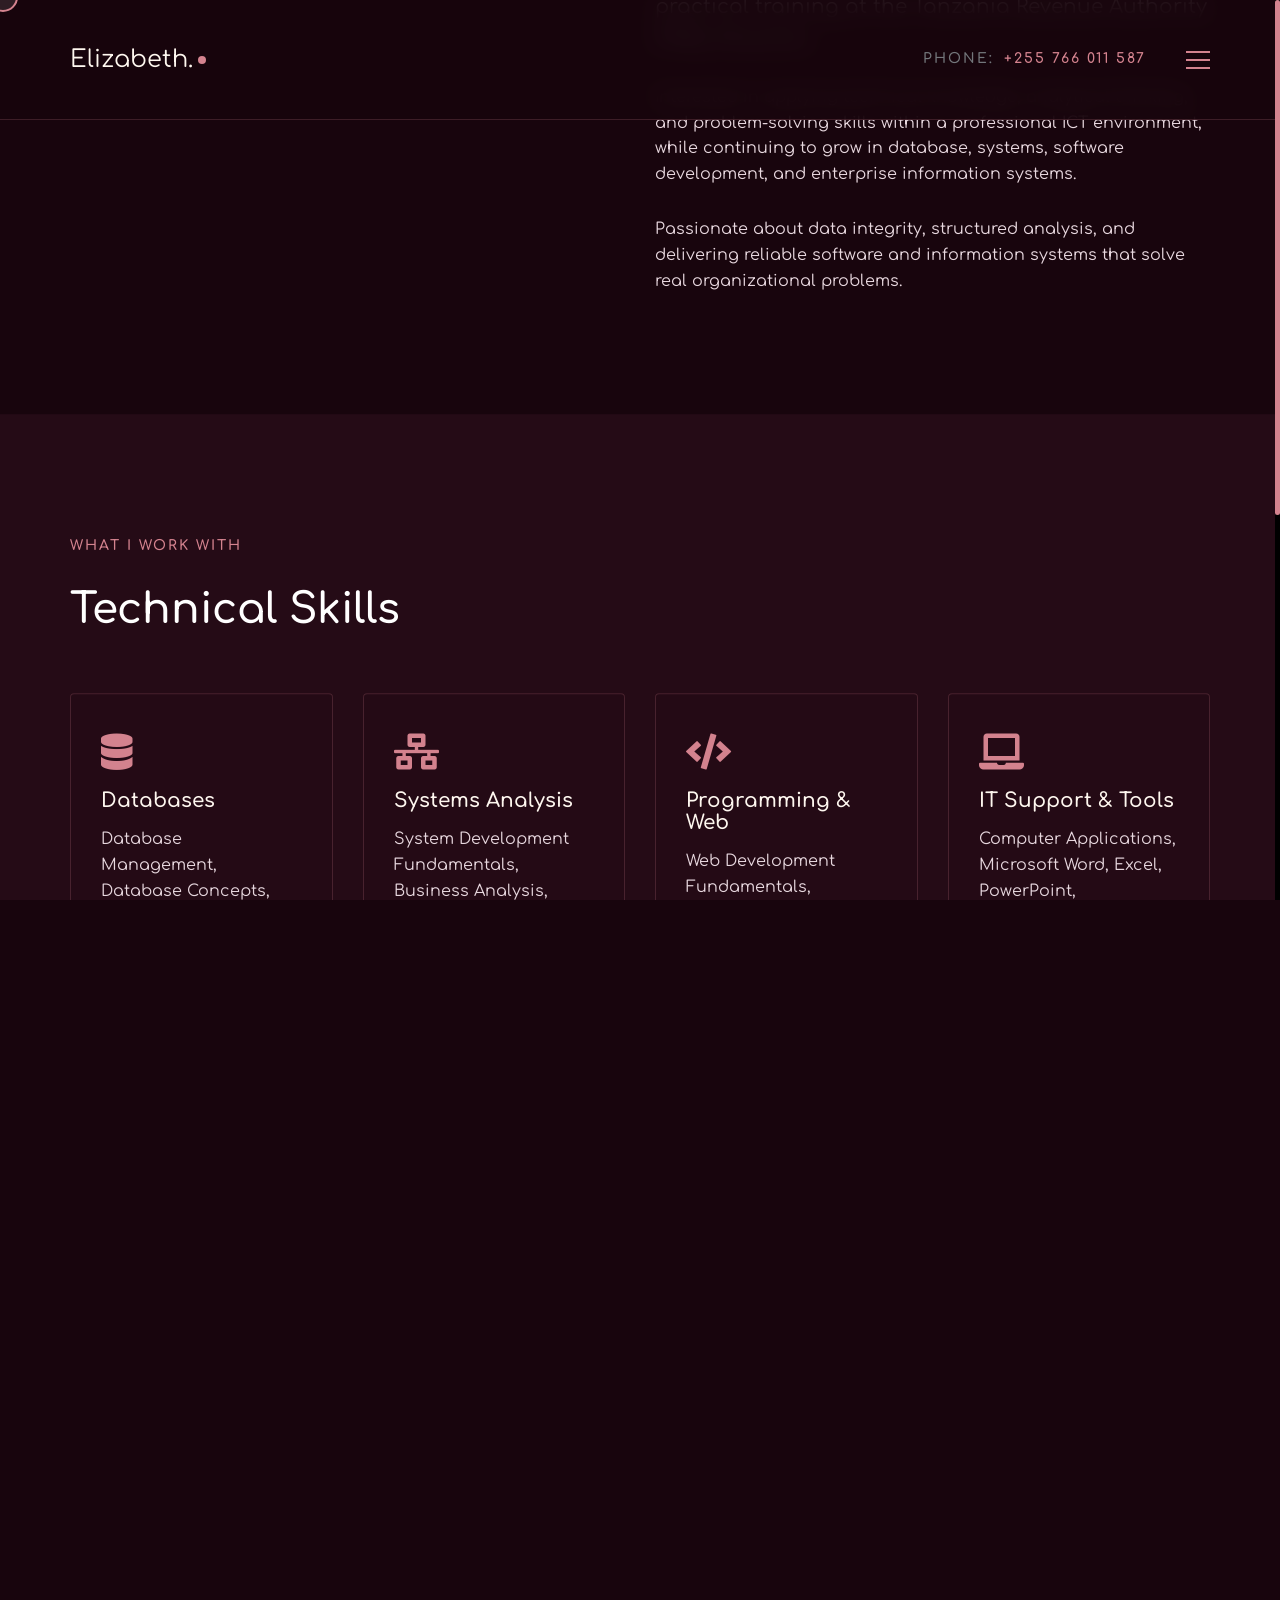
<file: index.html>
<!DOCTYPE html>
<html lang="en-US">

<head>

  <meta http-equiv="Content-Type" content="text/html; charset=utf-8">
  <meta http-equiv="X-UA-Compatible" content="IE=edge">
  <meta name="viewport" content="width=device-width, initial-scale=1">
  <meta name="HandheldFriendly" content="true">
  <meta name="author" content="Elizabeth Manini" />
  <meta name="description"
    content="Elizabeth Manini — Computer Science Graduate. Database Management, Business Analysis & Systems Analysis.">

  <!-- grid css -->
  <link rel="stylesheet" href="css/plugins/bootstrap-grid.css">
  <!-- font awesome css -->
  <link rel="stylesheet" href="fonts/css/font-awesome.min.css">
  <!-- swiper css -->
  <link rel="stylesheet" href="css/plugins/swiper.min.css">
  <!-- okai css -->
  <link rel="stylesheet" href="css/style.css">
  <!-- Comfortaa font -->
  <link rel="preconnect" href="https://fonts.googleapis.com">
  <link rel="preconnect" href="https://fonts.gstatic.com" crossorigin>
  <link href="https://fonts.googleapis.com/css2?family=Comfortaa:wght@300;400;500;600;700&display=swap"
    rel="stylesheet">
  <!-- page title -->
  <title>Elizabeth Manini | Database Adminstrator </title>

  <!-- Favicon -->
  <link rel="shortcut icon" href="favicon.ico" type="image/x-icon">
  <link rel="icon" href="favicon.ico" type="image/x-icon">

  <style>
    /* ========================================================
           Theme: Burgundy + Soft Pink + Cream + Rose Gold
           Palette:
           - Burgundy (Backgrounds): #18050D, #250B16, #360E1D
           - Cream (Headings & Body): #FFF8F0, #E8D8DF
           - Rose Gold (Accent & Glow): #D4838F, rgba(212, 131, 143, ...)
           - Soft Pink (Highlights & Badges): #F7D6DE, #FCE8ED
           ======================================================== */

    body,
    .mil-logo,
    .mil-btn,
    .mil-main-menu,
    .mil-suptitle,
    h1,
    h2,
    h3,
    h4,
    h5,
    h6,
    .mil-text,
    .mil-fs14,
    .mil-fs16,
    .mil-fs20,
    .mil-fs26,
    .mil-fs42,
    .mil-fs68 {
      font-family: "Comfortaa", sans-serif !important;
    }

    body {
      background-color: #18050D !important;
      color: #E8D8DF;
      font-size: 16px;
      line-height: 1.65;
    }

    .mil-soft-section {
      background-color: #250B16 !important;
    }

    .mil-logo {
      font-size: 24px !important;
      color: #FFF8F0 !important;
    }

    .mil-logo:after {
      background-color: #D4838F !important;
    }

    .mil-suptitle {
      font-size: 14px !important;
      letter-spacing: 2px;
      color: #D4838F !important;
    }

    .mil-accent {
      color: #D4838F !important;
    }

    .mil-fs14 {
      font-size: 14px !important;
    }

    .mil-fs16 {
      font-size: 16px !important;
    }

    .mil-fs18 {
      font-size: 18px !important;
    }

    .mil-fs20 {
      font-size: 20px !important;
    }

    .mil-fs26 {
      font-size: clamp(18px, 2.5vw, 26px) !important;
    }

    .mil-fs42 {
      font-size: clamp(28px, 4vw, 42px) !important;
    }

    .mil-fs68 {
      font-size: clamp(40px, 5vw, 68px) !important;
    }

    .mil-btn {
      font-size: 15px !important;
    }

    .mil-main-menu a {
      font-size: 24px !important;
    }

    .cj-project-meta h3 {
      font-size: clamp(22px, 2.2vw, 26px) !important;
    }

    .cj-skill-card h3 {
      font-size: 20px !important;
    }

    .cj-tech-tags span {
      font-size: 14px !important;
    }

    /* Top Panel & Sticky Navigation */
    .mil-top-panel {
      background: rgba(24, 5, 13, 0.90);
      backdrop-filter: blur(12px);
      -webkit-backdrop-filter: blur(12px);
      border-bottom: 1px solid rgba(212, 131, 143, 0.2);
    }

    .mil-phone .mil-light {
      color: #D4838F !important;
      font-weight: 600;
    }

    .mil-menu-btn span,
    .mil-menu-btn span:after,
    .mil-menu-btn span:before {
      background-color: #D4838F !important;
    }

    .mil-menu-window {
      background-color: rgba(24, 5, 13, 0.98) !important;
    }

    .mil-main-menu a:hover {
      color: #D4838F !important;
    }

    .mil-social a:hover {
      color: #D4838F !important;
    }

    .mil-progress {
      background-color: #D4838F !important;
    }

    .mil-cursor-follower {
      border: 2px solid #D4838F !important;
    }

    /* Personal Hero Section */
    .cj-hero {
      min-height: 100vh;
      padding: 140px 0 80px;
      display: flex;
      align-items: center;
      background: radial-gradient(circle at 85% 25%, rgba(212, 131, 143, 0.15) 0%, transparent 60%), #18050D;
    }

    .cj-hero-copy {
      position: relative;
      z-index: 2;
      max-width: 580px;
    }

    .cj-hero-copy .mil-text {
      color: #E8D8DF;
      line-height: 1.75;
    }

    .cj-hero-photo {
      display: flex;
      justify-content: center;
      align-items: center;
      padding: 20px 0;
    }

    .cj-profile {
      width: min(100%, 380px);
      aspect-ratio: 1;
      border-radius: 50%;
      overflow: hidden;
      border: 6px solid #D4838F;
      box-shadow: 0 20px 60px rgba(212, 131, 143, 0.35);
      background: #250B16;
      transition: transform 0.4s ease;
    }

    .cj-profile:hover {
      transform: scale(1.02);
    }

    .cj-profile img {
      width: 100%;
      height: 100%;
      object-fit: cover;
      object-position: center top;
      display: block;
    }

    .cj-btn-row {
      display: flex;
      flex-wrap: wrap;
      gap: 12px;
      align-items: center;
    }

    /* Rose Gold & Cream Buttons */
    .mil-btn {
      background-color: #D4838F !important;
      color: #18050D !important;
      font-weight: 700 !important;
      border: 1px solid #D4838F !important;
      transition: all 0.3s ease !important;
    }

    .mil-btn:hover {
      background-color: #F7D6DE !important;
      color: #18050D !important;
      transform: translateY(-2px);
      box-shadow: 0 10px 25px rgba(212, 131, 143, 0.35);
    }

    .mil-btn.mil-btn-border {
      background-color: transparent !important;
      color: #FFF8F0 !important;
      border: 1px solid rgba(255, 248, 240, 0.3) !important;
    }

    .mil-btn.mil-btn-border:hover {
      background-color: transparent !important;
      border-color: #D4838F !important;
      color: #D4838F !important;
    }

    .mil-btn.mil-btn-soft {
      background-color: rgba(212, 131, 143, 0.16) !important;
      color: #F7D6DE !important;
      border: 1px solid rgba(212, 131, 143, 0.35) !important;
    }

    .mil-btn.mil-btn-soft:hover {
      background-color: #D4838F !important;
      color: #18050D !important;
    }

    /* Skill Cards */
    .cj-skill-card {
      padding: 40px 30px;
      background: #250B16;
      border: 1px solid rgba(212, 131, 143, 0.2);
      border-radius: 4px;
      height: 100%;
      transition: border-color 0.3s ease, transform 0.3s ease, box-shadow 0.3s ease;
    }

    .cj-skill-card:hover {
      border-color: #D4838F;
      transform: translateY(-6px);
      box-shadow: 0 16px 40px rgba(0, 0, 0, 0.45);
    }

    .cj-skill-card i {
      font-size: 36px;
      margin-bottom: 20px;
      display: block;
      color: #D4838F;
    }

    .cj-skill-card h3 {
      color: #FFF8F0;
    }

    .cj-skill-card p {
      color: #E8D8DF;
    }

    /* Project Cards */
    #projects .mil-project-card {
      overflow: visible;
    }

    #projects .mil-project-card .mil-cover-frame {
      overflow: hidden;
      border-radius: 6px;
      border: 1px solid rgba(212, 131, 143, 0.25);
      background: #250B16;
    }

    #projects .mil-project-card .mil-cover-frame .mil-hover-frame,
    #projects .mil-project-card .mil-cover-frame .mil-hover-overlay {
      overflow: hidden;
    }

    .cj-project-meta {
      position: relative;
      z-index: 2;
      margin-top: 28px;
      padding-top: 4px;
    }

    .cj-project-meta h3 {
      color: #FFF8F0;
    }

    .cj-project-meta .mil-text {
      color: #E8D8DF;
    }

    .cj-tech-tags {
      display: flex;
      flex-wrap: wrap;
      gap: 8px;
      margin-top: 16px;
    }

    .cj-tech-tags span {
      font-size: 13px !important;
      padding: 6px 14px;
      border: 1px solid rgba(212, 131, 143, 0.3);
      border-radius: 4px;
      color: #FFF8F0;
      background: rgba(247, 214, 222, 0.08);
    }

    /* Experience Cards */
    .cj-exp-card {
      background: #250B16;
      border-left: 4px solid #D4838F;
      border-top: 1px solid rgba(212, 131, 143, 0.18);
      border-right: 1px solid rgba(212, 131, 143, 0.18);
      border-bottom: 1px solid rgba(212, 131, 143, 0.18);
      border-radius: 0 6px 6px 0;
      padding: 40px;
      margin-bottom: 30px;
      transition: transform 0.3s ease, border-color 0.3s ease;
    }

    .cj-exp-card:hover {
      transform: translateX(4px);
      border-right-color: #D4838F;
    }

    .cj-exp-card:last-child {
      margin-bottom: 0;
    }

    .cj-exp-card h3 {
      color: #FFF8F0;
    }

    .cj-exp-card ul {
      margin: 20px 0 0;
      padding-left: 22px;
    }

    .cj-exp-card li {
      color: #E8D8DF;
      font-size: 16px;
      line-height: 1.75;
      margin-bottom: 12px;
    }

    .cj-exp-card li strong {
      color: #FFF8F0;
    }

    .cj-exp-card li:last-child {
      margin-bottom: 0;
    }

    /* Contact Section (Burgundy + Cream + Rose Gold Accent Banner) */
    .mil-accent-section {
      background: linear-gradient(135deg, #1A050E 0%, #360B1C 100%) !important;
      border-top: 2px solid #D4838F;
      border-bottom: 2px solid #D4838F;
    }

    .mil-accent-section .mil-suptitle {
      color: #F7D6DE !important;
    }

    .mil-accent-section h2 {
      color: #FFF8F0 !important;
    }

    .mil-accent-section p {
      color: #E8D8DF !important;
    }

    .mil-accent-section .mil-btn-soft {
      background-color: #D4838F !important;
      color: #18050D !important;
      font-weight: 700 !important;
      border: 1px solid #D4838F !important;
    }

    .mil-accent-section .mil-btn-soft:hover {
      background-color: #F7D6DE !important;
      color: #18050D !important;
    }

    .mil-accent-section .mil-btn-border {
      border: 1px solid #D4838F !important;
      color: #FFF8F0 !important;
    }

    .mil-accent-section .mil-btn-border:hover {
      background-color: #D4838F !important;
      color: #18050D !important;
    }

    /* Footer */
    footer {
      background-color: #110308 !important;
      border-top: 1px solid rgba(212, 131, 143, 0.18);
    }

    .mil-footer-menu a:hover,
    .mil-footer-list a:hover {
      color: #D4838F !important;
    }

    #mil-btt {
      color: #D4838F !important;
    }

    @media (max-width: 991px) {
      .cj-hero {
        padding-top: 120px;
        text-align: center;
      }

      .cj-hero-copy {
        max-width: none;
        margin-bottom: 40px;
      }

      .cj-btn-row {
        justify-content: center;
      }

      .cj-profile {
        width: min(100%, 280px);
      }
    }
  </style>

</head>

<body class="mil-custom-cursor">

  <!-- wrapper -->
  <div id="smooth-wrapper" class="mil-page-wrapper">

    <!-- cursor -->
    <div class="mil-cursor-follower"></div>
    <!-- cursor end -->

    <!-- scroll progress -->
    <div class="mil-progress-track">
      <div class="mil-progress"></div>
    </div>
    <!-- scroll progress end -->

    <!-- top panel -->
    <div class="mil-top-panel">
      <div class="container">
        <div class="row mil-aic">
          <div class="col-6">
            <a href="index.html" class="mil-logo mil-c-gone">Elizabeth.</a>
          </div>
          <div class="col-6 mil-jce mil-aic">
            <div class="mil-phone mil-group-text mil-fs14"><span class="mil-soft">Phone:</span><span
                class="mil-light">+255 766 011 587</span></div>
            <div class="mil-buttons-frame">
              <div class="mil-menu-btn mil-c-gone">
                <span></span>
              </div>
            </div>
          </div>
        </div>
      </div>
    </div>
    <!-- top panel end -->

    <!-- menu -->
    <div class="mil-menu-window">
      <div class="container">
        <ul class="mil-main-menu mil-c-gone">
          <li><a href="#home">Home</a></li>
          <li><a href="#about">About</a></li>
          <li><a href="#skills">Skills</a></li>
          <li><a href="#projects">Projects</a></li>
          <li><a href="#experience">Experience</a></li>
          <li><a href="#contact">Contact</a></li>
        </ul>
        <ul class="mil-social mil-center">
          <li><a href="https://github.com/bethmanini" target="_blank" rel="noopener noreferrer" class="mil-c-gone"><i
                class="fab fa-github"></i></a></li>
          <li><a href="https://linkedin.com/in/beth-manini-939b0341a" target="_blank" rel="noopener noreferrer"
              class="mil-c-gone"><i class="fab fa-linkedin-in"></i></a></li>
          <li><a href="mailto:elizabethmanini9@gmail.com" class="mil-c-gone"><i class="fas fa-envelope"></i></a></li>
        </ul>
      </div>
    </div>
    <!-- menu end -->

    <!-- content -->
    <div id="smooth-content" class="mil-content">

      <!-- hero -->
      <div id="home" class="cj-hero">
        <div class="container">
          <div class="row mil-aic">
            <div class="col-12 col-lg-6">
              <div class="cj-hero-copy">
                <span class="mil-suptitle mil-accent mil-mb30">Hello, I'm</span>
                <h1 class="mil-fs68 mil-mb30">Elizabeth Manini</h1>
                <p class="mil-text mil-fs26 mil-light mil-mb30">Database Adminstrator </p>
                <p class="mil-text mil-fs16 mil-mb60">I am a Computer Science graduate from the Institute of Accountancy
                  Arusha (IAA), with a strong interest in Database Administration. I am passionate about database
                  management, data security, database maintenance, and ensuring data accuracy, availability, and
                  reliability...</p>
                <div class="cj-btn-row">
                  <a href="#projects" class="mil-btn mil-c-gone">View Projects</a>
                  <a href="#contact" class="mil-btn mil-btn-border mil-c-gone">Contact Me</a>
                  <a href="cv.html" target="_blank" class="mil-btn mil-btn-soft mil-c-gone"><i
                      class="fas fa-file-alt"></i> View CV</a>
                </div>
              </div>
            </div>
            <div class="col-12 col-lg-6">
              <div class="cj-hero-photo">
                <div class="cj-profile">
                  <img src="img/personal/profile.png" alt="Elizabeth Manini"
                    onerror="this.src='img/personal/profile.svg'">
                </div>
              </div>
            </div>
          </div>
        </div>
      </div>
      <!-- hero end -->

      <!-- about -->
      <div id="about" class="mil-p-120-120">
        <div class="container">
          <div class="row mil-jcb">
            <div class="col-lg-5">
              <span class="mil-suptitle mil-accent mil-mb30 mil-up">Get to know me</span>
              <h2 class="mil-fs42 mil-mb60 mil-up">About Me</h2>
            </div>
            <div class="col-lg-6">
              <p class="mil-text mil-fs20 mil-light mil-mb30 mil-up">Recent Bachelor of Computer Science graduate from
                the Institute of Accountancy Arusha (IAA), with practical exposure to database management, business
                analysis, and system analysis through field practical training at the Tanzania Revenue Authority (TRA),
                Musoma.</p>
              <p class="mil-text mil-fs16 mil-mb30 mil-up">Interested in applying technical knowledge, analytical
                thinking, and problem-solving skills within a professional ICT environment, while continuing to grow in
                database, systems, software development, and enterprise information systems.</p>
              <p class="mil-text mil-fs16 mil-up">Passionate about data integrity, structured analysis, and delivering
                reliable software and information systems that solve real organizational problems.</p>
            </div>
          </div>
        </div>
      </div>
      <!-- about end -->

      <!-- skills -->
      <div id="skills" class="mil-soft-section mil-p-120-90">
        <div class="container">
          <div class="row">
            <div class="col-12 mil-mb60">
              <span class="mil-suptitle mil-accent mil-mb30 mil-up">What I work with</span>
              <h2 class="mil-fs42 mil-up">Technical Skills</h2>
            </div>
            <div class="col-md-6 col-lg-3 mil-mb30">
              <div class="cj-skill-card mil-up">
                <i class="fas fa-database"></i>
                <h3 class="mil-fs20 mil-mb15">Databases</h3>
                <p class="mil-text mil-fs16">Database Management, Database Concepts, SQL, Information Systems</p>
              </div>
            </div>
            <div class="col-md-6 col-lg-3 mil-mb30">
              <div class="cj-skill-card mil-up">
                <i class="fas fa-network-wired"></i>
                <h3 class="mil-fs20 mil-mb15">Systems Analysis</h3>
                <p class="mil-text mil-fs16">System Development Fundamentals, Business Analysis, Process Requirements
                </p>
              </div>
            </div>
            <div class="col-md-6 col-lg-3 mil-mb30">
              <div class="cj-skill-card mil-up">
                <i class="fas fa-code"></i>
                <h3 class="mil-fs20 mil-mb15">Programming &amp; Web</h3>
                <p class="mil-text mil-fs16">Web Development Fundamentals, HTML/CSS, Python &amp; Django workshop</p>
              </div>
            </div>
            <div class="col-md-6 col-lg-3 mil-mb30">
              <div class="cj-skill-card mil-up">
                <i class="fas fa-laptop"></i>
                <h3 class="mil-fs20 mil-mb15">IT Support &amp; Tools</h3>
                <p class="mil-text mil-fs16">Computer Applications, Microsoft Word, Excel, PowerPoint, Troubleshooting
                </p>
              </div>
            </div>
          </div>
        </div>
      </div>
      <!-- skills end -->

      <!-- projects -->
      <div id="projects" class="mil-portfolio mil-p-120-90">
        <div class="container">
          <div class="row">
            <div class="col-12 mil-mb60">
              <span class="mil-suptitle mil-accent mil-mb30 mil-up">What I have built</span>
              <h2 class="mil-fs42 mil-up">Featured Projects</h2>
            </div>

            <!-- Project 1: Foundation Charity -->
            <div class="col-md-6 mil-mb60">
              <div class="mil-project-card mil-up">
                <a href="#projects" class="mil-c-view">
                  <div class="mil-cover-frame mil-h">
                    <div class="mil-hover-frame">
                      <img src="img/projects/charity-foundation.svg" alt="Foundation Charity Platform"
                        class="mil-scale-img" data-value-1="1" data-value-2="1.25">
                    </div>
                    <div class="mil-hover-overlay"></div>
                  </div>
                </a>
                <div class="cj-project-meta">
                  <h3 class="mil-fs26 mil-mb15">Foundation Charity</h3>
                  <p class="mil-text mil-fs16">Academic and software project focused on supporting a charity foundation,
                    managing community relief programs, donations, and beneficiary records.</p>
                  <div class="cj-tech-tags">
                    <span>Web Fundamentals</span>
                    <span>Database</span>
                    <span>System Design</span>
                  </div>
                </div>
              </div>
            </div>

            <!-- Project 2: Password System -->
            <div class="col-md-6 mil-mb60">
              <div class="mil-project-card mil-up">
                <a href="#projects" class="mil-c-view">
                  <div class="mil-cover-frame mil-h">
                    <div class="mil-hover-frame">
                      <img src="img/projects/password-system.svg" alt="Password Management System" class="mil-scale-img"
                        data-value-1="1" data-value-2="1.25">
                    </div>
                    <div class="mil-hover-overlay"></div>
                  </div>
                </a>
                <div class="cj-project-meta">
                  <h3 class="mil-fs26 mil-mb15">Password System</h3>
                  <p class="mil-text mil-fs16">System project related to password management, credential encryption
                    concepts, strength evaluation, and protected authentication safeguards.</p>
                  <div class="cj-tech-tags">
                    <span>Computer Security</span>
                    <span>Authentication</span>
                    <span>Database Concepts</span>
                  </div>
                </div>
              </div>
            </div>



            <!-- projects end -->

            <!-- experience -->
            <div id="experience" class="mil-soft-section mil-p-120-120">
              <div class="container">
                <div class="row mil-jcc">
                  <div class="col-lg-10">
                    <span class="mil-suptitle mil-accent mil-mb30 mil-up">My professional journey</span>
                    <h2 class="mil-fs42 mil-mb60 mil-up">Experience</h2>

                    <!-- Work Experience -->
                    <div class="cj-exp-card mil-up">
                      <h3 class="mil-fs26 mil-mb15">Field Practical Trainee</h3>
                      <p class="mil-text mil-accent mil-fs16 mil-mb15">Tanzania Revenue Authority (TRA) · Musoma,
                        Tanzania</p>
                      <ul>
                        <li>Participated in database-related practical activities, including basic database
                          management tasks.
                        </li>
                        <li>Assisted with business analysis by understanding business requirements and
                          organizational
                          processes.</li>
                        <li>Contributed to system analysis activities, including identifying and analysing system
                          requirements.</li>
                        <li>Gained practical understanding of how information systems operate within a professional
                          organization.</li>
                        <li>Applied Computer Science knowledge and academic concepts in a real working environment.
                        </li>
                      </ul>
                    </div>

                  </div>
                </div>
              </div>
            </div>
            <!-- experience end -->

            <!-- contact -->
            <div id="contact" class="mil-accent-section mil-up mil-p-180-120">
              <div class="container">
                <div class="row">
                  <div class="col-lg-8">
                    <span class="mil-suptitle mil-mb30 mil-up">Let's connect</span>
                    <h2 class="mil-fs68 mil-light mil-mb30 mil-up">Contact me</h2>
                    <p class="mil-text mil-fs26 mil-light mil-mb60 mil-up">Interested in working together or
                      discussing
                      technology? Feel free to get in touch.</p>
                    <div class="cj-btn-row mil-up">
                      <a href="mailto:elizabethmanini9@gmail.com" class="mil-btn mil-btn-soft mil-c-gone">Send Me an
                        Email</a>
                      <a href="tel:+255766011587" class="mil-btn mil-btn-border mil-c-gone">+255 766 011 587</a>
                    </div>
                  </div>
                </div>
              </div>
            </div>
            <!-- contact end -->

            <!-- footer -->
            <footer>
              <div class="container mil-p-120-0">
                <div class="row mil-jcb">
                  <div class="col-8 col-lg-4 mil-mb90">
                    <a href="index.html" class="mil-logo mil-mb60 mil-up mil-c-gone">Elizabeth.</a>
                    <p class="mil-text mil-fs16 mil-mb60 mil-up">Computer Science graduate dedicated to building
                      clean, secure
                      databases and robust information systems.</p>
                    <ul class="mil-social mil-up">
                      <li><a href="https://github.com/bethmanini" target="_blank" rel="noopener noreferrer"
                          class="mil-c-gone"><i class="fab fa-github"></i></a></li>
                      <li><a href="https://linkedin.com/in/beth-manini-939b0341a" target="_blank"
                          rel="noopener noreferrer" class="mil-c-gone"><i class="fab fa-linkedin-in"></i></a></li>
                      <li><a href="mailto:elizabethmanini9@gmail.com" class="mil-c-gone"><i
                            class="fas fa-envelope"></i></a>
                      </li>
                    </ul>
                  </div>
                  <div class="col-lg-2 mil-mb90">
                    <h5 class="mil-fs16 mil-mb60 mil-up">Menu</h5>
                    <ul class="mil-footer-menu">
                      <li class="mil-up"><a href="#about" class="mil-c-gone">About</a></li>
                      <li class="mil-up"><a href="#skills" class="mil-c-gone">Skills</a></li>
                      <li class="mil-up"><a href="#projects" class="mil-c-gone">Projects</a></li>
                      <li class="mil-up"><a href="#experience" class="mil-c-gone">Experience</a></li>
                      <li class="mil-up"><a href="#contact" class="mil-c-gone">Contact</a></li>
                    </ul>
                  </div>
                  <div class="col-lg-4 mil-mb90">
                    <h5 class="mil-fs16 mil-mb60 mil-up">Contact</h5>
                    <ul class="mil-footer-list">
                      <li class="mil-text mil-up">Phone: <a href="tel:+255766011587" class="mil-text-link">+255 766
                          011
                          587</a></li>
                      <li class="mil-text mil-up">Email: <a href="mailto:elizabethmanini9@gmail.com"
                          class="mil-text-link">elizabethmanini9@gmail.com</a></li>
                      <li class="mil-text mil-up">Location: Musoma, Tanzania</li>
                      <li class="mil-text mil-up"><a href="cv.html" class="mil-text-link" target="_blank">View
                          Curriculum
                          Vitae</a></li>
                    </ul>
                  </div>
                </div>
              </div>
              <div class="mil-footer-bottom mil-up">
                <div class="container">
                  <div class="row">
                    <div class="col-lg-6 mil-mb30">
                      <p class="mil-fs14 mil-soft">© 2026 Elizabeth E. Manini. All Rights Reserved.</p>
                    </div>
                    <div class="col-lg-6 mil-jce mil-992-jcs mil-mb30">
                      <a href="#home" class="mil-group-text mil-accent mil-c-gone" id="mil-btt"><i
                          class="fas fa-chevron-up"></i> <span>Back to top</span></a>
                    </div>
                  </div>
                </div>
              </div>
            </footer>
            <!-- footer end -->

          </div>
          <!-- content -->

        </div>
        <!-- wrapper end -->

        <!-- gsap js -->
        <script src="js/plugins/gsap.min.js"></script>
        <!-- scroll smoother -->
        <script src="js/plugins/ScrollSmoother.min.js"></script>
        <!-- scroll trigger js -->
        <script src="js/plugins/ScrollTrigger.min.js"></script>
        <!-- scroll to js -->
        <script src="js/plugins/ScrollTo.min.js"></script>
        <!-- swiper js -->
        <script src="js/plugins/swiper.min.js"></script>
        <!-- okai js -->
        <script src="js/main.js"></script>

</body>

</html>
</file>
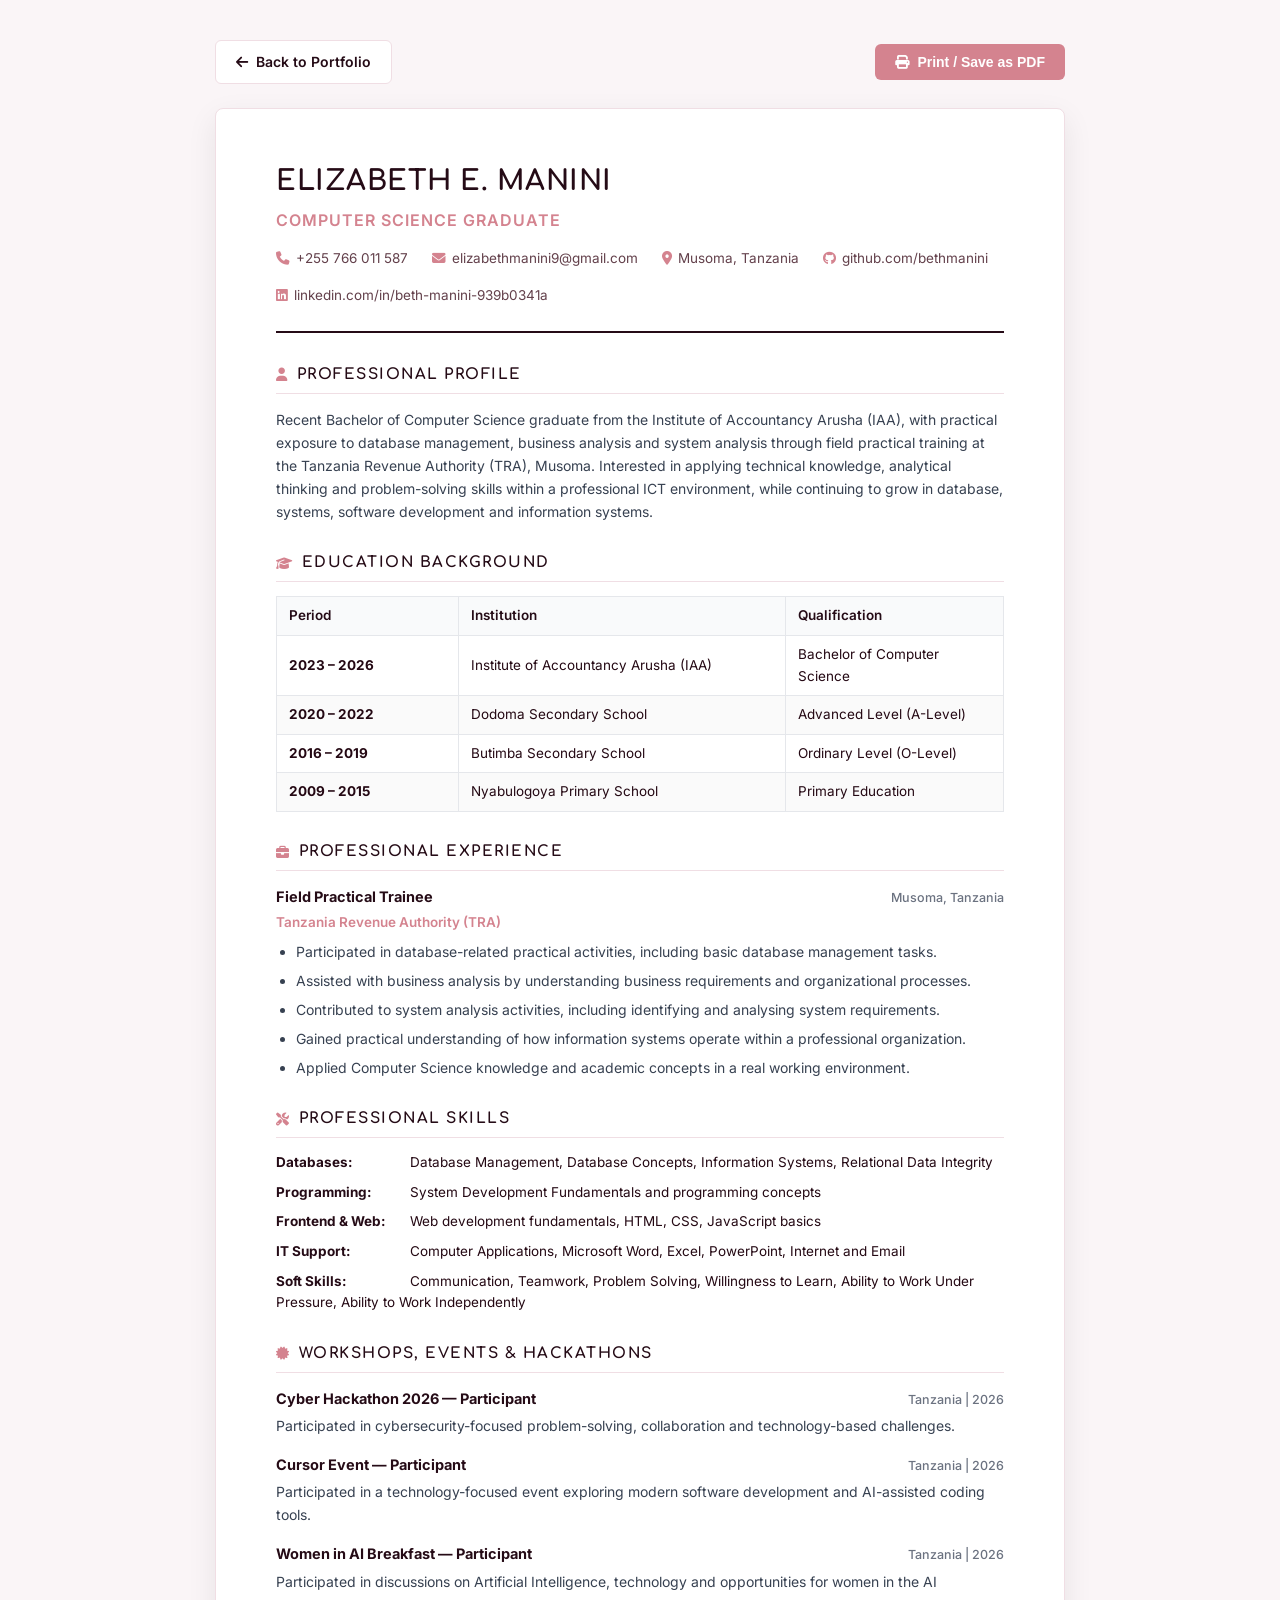
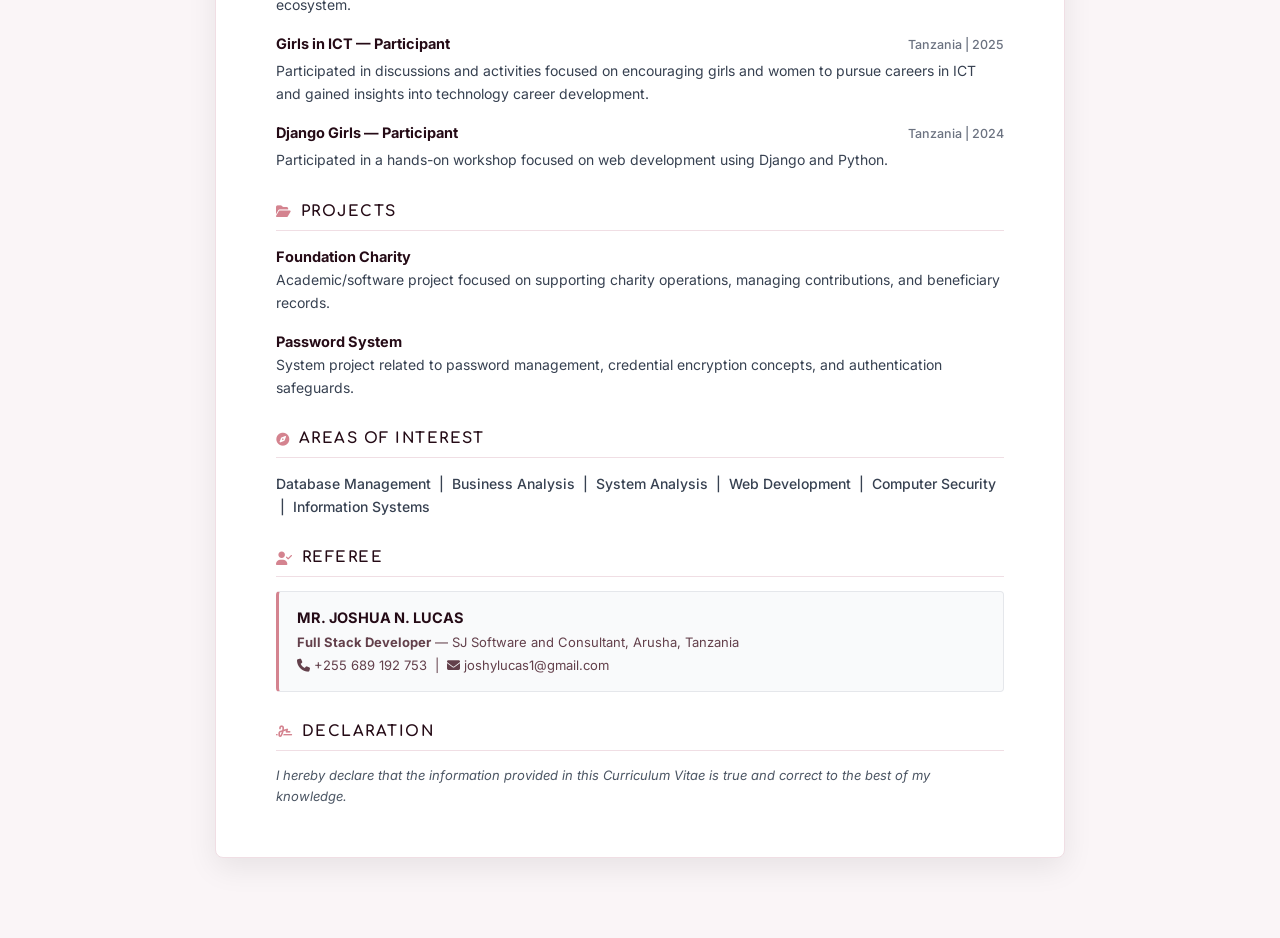
<file: cv.html>
<!DOCTYPE html>
<html lang="en">
<head>
  <meta charset="UTF-8">
  <meta name="viewport" content="width=device-width, initial-scale=1.0">
  <title>Elizabeth E. Manini - Curriculum Vitae</title>
  
  <!-- Font -->
  <link rel="preconnect" href="https://fonts.googleapis.com">
  <link rel="preconnect" href="https://fonts.gstatic.com" crossorigin>
  <link href="https://fonts.googleapis.com/css2?family=Comfortaa:wght@400;600;700&family=Inter:wght@400;500;600;700&display=swap" rel="stylesheet">
  <link rel="stylesheet" href="https://cdnjs.cloudflare.com/ajax/libs/font-awesome/6.5.1/css/all.min.css">

  <style>
    :root {
      --primary: #250B16;
      --accent: #D4838F;
      --text: #240813;
      --text-muted: #63404B;
      --border: #F0DEE4;
      --bg: #FAF5F7;
    }

    * {
      box-sizing: border-box;
      margin: 0;
      padding: 0;
    }

    body {
      background-color: var(--bg);
      font-family: 'Inter', sans-serif;
      color: var(--text);
      line-height: 1.6;
      padding: 40px 20px 80px;
    }

    /* Print / Floating Action Bar */
    .action-bar {
      max-width: 850px;
      margin: 0 auto 24px;
      display: flex;
      justify-content: space-between;
      align-items: center;
    }

    .btn {
      display: inline-flex;
      align-items: center;
      gap: 8px;
      padding: 10px 20px;
      font-size: 14px;
      font-weight: 600;
      border-radius: 6px;
      text-decoration: none;
      cursor: pointer;
      transition: all 0.2s;
      border: none;
    }

    .btn-back {
      background: #ffffff;
      color: var(--primary);
      border: 1px solid var(--border);
    }

    .btn-back:hover {
      background: #edf2f7;
    }

    .btn-print {
      background: var(--accent);
      color: #ffffff;
    }

    .btn-print:hover {
      background: #B76E79;
      box-shadow: 0 4px 14px rgba(212, 131, 143, 0.35);
    }

    /* CV Document Container (A4 Proportions) */
    .cv-container {
      max-width: 850px;
      margin: 0 auto;
      background: #ffffff;
      padding: 50px 60px;
      border-radius: 8px;
      box-shadow: 0 10px 30px rgba(0, 0, 0, 0.08);
      border: 1px solid var(--border);
    }

    /* CV Header */
    .cv-header {
      border-bottom: 2px solid var(--primary);
      padding-bottom: 24px;
      margin-bottom: 30px;
    }

    .cv-name {
      font-family: 'Comfortaa', sans-serif;
      font-size: 28px;
      font-weight: 700;
      color: var(--primary);
      letter-spacing: 0.5px;
    }

    .cv-title {
      font-size: 16px;
      font-weight: 600;
      color: var(--accent);
      margin-top: 4px;
      margin-bottom: 14px;
      text-transform: uppercase;
      letter-spacing: 1px;
    }

    .cv-contacts {
      display: flex;
      flex-wrap: wrap;
      gap: 16px 24px;
      font-size: 13.5px;
      color: var(--text-muted);
    }

    .cv-contacts a {
      color: inherit;
      text-decoration: none;
    }

    .cv-contacts a:hover {
      color: var(--accent);
    }

    .cv-contacts span {
      display: inline-flex;
      align-items: center;
      gap: 6px;
    }

    .cv-contacts i {
      color: var(--accent);
    }

    /* CV Sections */
    .cv-section {
      margin-bottom: 28px;
    }

    .cv-section-title {
      font-family: 'Comfortaa', sans-serif;
      font-size: 15px;
      font-weight: 700;
      text-transform: uppercase;
      letter-spacing: 1.5px;
      color: var(--primary);
      border-bottom: 1.5px solid var(--border);
      padding-bottom: 6px;
      margin-bottom: 14px;
      display: flex;
      align-items: center;
      gap: 8px;
    }

    .cv-section-title i {
      color: var(--accent);
      font-size: 13px;
    }

    p, li {
      font-size: 14px;
      color: #374151;
      line-height: 1.65;
    }

    /* Tables */
    .cv-table {
      width: 100%;
      border-collapse: collapse;
      margin-top: 8px;
      font-size: 13.5px;
    }

    .cv-table th, .cv-table td {
      border: 1px solid #e5e7eb;
      padding: 8px 12px;
      text-align: left;
    }

    .cv-table th {
      background: #f9fafb;
      font-weight: 600;
      color: var(--primary);
    }

    .cv-table tr:nth-child(even) td {
      background: #fafafa;
    }

    /* Experience & Projects */
    .entry {
      margin-bottom: 16px;
    }

    .entry-header {
      display: flex;
      justify-content: space-between;
      align-items: baseline;
      margin-bottom: 4px;
    }

    .entry-title {
      font-size: 14.5px;
      font-weight: 700;
      color: var(--primary);
    }

    .entry-subtitle {
      font-size: 13.5px;
      color: var(--accent);
      font-weight: 600;
      margin-bottom: 6px;
    }

    .entry-date {
      font-size: 12.5px;
      color: #6b7280;
      font-weight: 500;
    }

    ul.entry-bullets {
      padding-left: 20px;
      margin-top: 6px;
    }

    ul.entry-bullets li {
      margin-bottom: 6px;
    }

    /* Skill badges */
    .skills-category {
      margin-bottom: 8px;
      font-size: 13.5px;
    }

    .skills-category strong {
      color: var(--primary);
      display: inline-block;
      width: 130px;
    }

    /* Referee Card */
    .referee-box {
      background: #f9fafb;
      border: 1px solid #e5e7eb;
      border-left: 3px solid var(--accent);
      padding: 14px 18px;
      border-radius: 4px;
      margin-top: 6px;
    }

    .referee-box h4 {
      font-size: 14.5px;
      color: var(--primary);
    }

    .referee-box p {
      font-size: 13px;
      color: var(--text-muted);
      margin-top: 2px;
    }

    /* Declaration */
    .declaration-text {
      font-size: 13px;
      color: #4b5563;
      font-style: italic;
      margin-top: 6px;
    }

    /* Print Stylesheet */
    @media print {
      body {
        background: #ffffff;
        padding: 0;
      }
      .action-bar {
        display: none !important;
      }
      .cv-container {
        border: none;
        box-shadow: none;
        padding: 20px 0;
        max-width: 100%;
      }
      a {
        text-decoration: none !important;
        color: inherit !important;
      }
    }
  </style>
</head>
<body>

  <!-- Floating Navigation & Print Button -->
  <div class="action-bar">
    <a href="index.html" class="btn btn-back">
      <i class="fas fa-arrow-left"></i> Back to Portfolio
    </a>
    <button onclick="window.print()" class="btn btn-print">
      <i class="fas fa-print"></i> Print / Save as PDF
    </button>
  </div>

  <!-- CV Document -->
  <div class="cv-container">
    
    <!-- Header -->
    <header class="cv-header">
      <h1 class="cv-name">ELIZABETH E. MANINI</h1>
      <div class="cv-title">Computer Science Graduate</div>
      <div class="cv-contacts">
        <span><i class="fas fa-phone"></i> +255 766 011 587</span>
        <span><i class="fas fa-envelope"></i> <a href="mailto:elizabethmanini9@gmail.com">elizabethmanini9@gmail.com</a></span>
        <span><i class="fas fa-map-marker-alt"></i> Musoma, Tanzania</span>
        <span><i class="fab fa-github"></i> <a href="https://github.com/bethmanini" target="_blank">github.com/bethmanini</a></span>
        <span><i class="fab fa-linkedin"></i> <a href="https://linkedin.com/in/beth-manini-939b0341a" target="_blank">linkedin.com/in/beth-manini-939b0341a</a></span>
      </div>
    </header>

    <!-- Professional Profile -->
    <section class="cv-section">
      <h2 class="cv-section-title"><i class="fas fa-user"></i> Professional Profile</h2>
      <p>
        Recent Bachelor of Computer Science graduate from the Institute of Accountancy Arusha (IAA), with practical exposure to database management, business analysis and system analysis through field practical training at the Tanzania Revenue Authority (TRA), Musoma. Interested in applying technical knowledge, analytical thinking and problem-solving skills within a professional ICT environment, while continuing to grow in database, systems, software development and information systems.
      </p>
    </section>

    <!-- Education Background -->
    <section class="cv-section">
      <h2 class="cv-section-title"><i class="fas fa-graduation-cap"></i> Education Background</h2>
      <table class="cv-table">
        <thead>
          <tr>
            <th style="width: 25%;">Period</th>
            <th style="width: 45%;">Institution</th>
            <th style="width: 30%;">Qualification</th>
          </tr>
        </thead>
        <tbody>
          <tr>
            <td><strong>2023 – 2026</strong></td>
            <td>Institute of Accountancy Arusha (IAA)</td>
            <td>Bachelor of Computer Science</td>
          </tr>
          <tr>
            <td><strong>2020 – 2022</strong></td>
            <td>Dodoma Secondary School</td>
            <td>Advanced Level (A-Level)</td>
          </tr>
          <tr>
            <td><strong>2016 – 2019</strong></td>
            <td>Butimba Secondary School</td>
            <td>Ordinary Level (O-Level)</td>
          </tr>
          <tr>
            <td><strong>2009 – 2015</strong></td>
            <td>Nyabulogoya Primary School</td>
            <td>Primary Education</td>
          </tr>
        </tbody>
      </table>
    </section>

    <!-- Professional Experience -->
    <section class="cv-section">
      <h2 class="cv-section-title"><i class="fas fa-briefcase"></i> Professional Experience</h2>
      <div class="entry">
        <div class="entry-header">
          <div class="entry-title">Field Practical Trainee</div>
          <div class="entry-date">Musoma, Tanzania</div>
        </div>
        <div class="entry-subtitle">Tanzania Revenue Authority (TRA)</div>
        <ul class="entry-bullets">
          <li>Participated in database-related practical activities, including basic database management tasks.</li>
          <li>Assisted with business analysis by understanding business requirements and organizational processes.</li>
          <li>Contributed to system analysis activities, including identifying and analysing system requirements.</li>
          <li>Gained practical understanding of how information systems operate within a professional organization.</li>
          <li>Applied Computer Science knowledge and academic concepts in a real working environment.</li>
        </ul>
      </div>
    </section>

    <!-- Professional Skills -->
    <section class="cv-section">
      <h2 class="cv-section-title"><i class="fas fa-tools"></i> Professional Skills</h2>
      <div class="skills-category">
        <strong>Databases:</strong> Database Management, Database Concepts, Information Systems, Relational Data Integrity
      </div>
      <div class="skills-category">
        <strong>Programming:</strong> System Development Fundamentals and programming concepts
      </div>
      <div class="skills-category">
        <strong>Frontend & Web:</strong> Web development fundamentals, HTML, CSS, JavaScript basics
      </div>
      <div class="skills-category">
        <strong>IT Support:</strong> Computer Applications, Microsoft Word, Excel, PowerPoint, Internet and Email
      </div>
      <div class="skills-category">
        <strong>Soft Skills:</strong> Communication, Teamwork, Problem Solving, Willingness to Learn, Ability to Work Under Pressure, Ability to Work Independently
      </div>
    </section>

    <!-- Workshops / Events / Trainings / Hackathons -->
    <section class="cv-section">
      <h2 class="cv-section-title"><i class="fas fa-certificate"></i> Workshops, Events &amp; Hackathons</h2>
      
      <div class="entry">
        <div class="entry-header">
          <div class="entry-title">Cyber Hackathon 2026 — Participant</div>
          <div class="entry-date">Tanzania | 2026</div>
        </div>
        <p>Participated in cybersecurity-focused problem-solving, collaboration and technology-based challenges.</p>
      </div>

      <div class="entry">
        <div class="entry-header">
          <div class="entry-title">Cursor Event — Participant</div>
          <div class="entry-date">Tanzania | 2026</div>
        </div>
        <p>Participated in a technology-focused event exploring modern software development and AI-assisted coding tools.</p>
      </div>

      <div class="entry">
        <div class="entry-header">
          <div class="entry-title">Women in AI Breakfast — Participant</div>
          <div class="entry-date">Tanzania | 2026</div>
        </div>
        <p>Participated in discussions on Artificial Intelligence, technology and opportunities for women in the AI ecosystem.</p>
      </div>

      <div class="entry">
        <div class="entry-header">
          <div class="entry-title">Girls in ICT — Participant</div>
          <div class="entry-date">Tanzania | 2025</div>
        </div>
        <p>Participated in discussions and activities focused on encouraging girls and women to pursue careers in ICT and gained insights into technology career development.</p>
      </div>

      <div class="entry">
        <div class="entry-header">
          <div class="entry-title">Django Girls — Participant</div>
          <div class="entry-date">Tanzania | 2024</div>
        </div>
        <p>Participated in a hands-on workshop focused on web development using Django and Python.</p>
      </div>
    </section>

    <!-- Projects -->
    <section class="cv-section">
      <h2 class="cv-section-title"><i class="fas fa-folder-open"></i> Projects</h2>
      
      <div class="entry">
        <div class="entry-title">Foundation Charity</div>
        <p>Academic/software project focused on supporting charity operations, managing contributions, and beneficiary records.</p>
      </div>

      <div class="entry">
        <div class="entry-title">Password System</div>
        <p>System project related to password management, credential encryption concepts, and authentication safeguards.</p>
      </div>
    </section>

    <!-- Areas of Interest -->
    <section class="cv-section">
      <h2 class="cv-section-title"><i class="fas fa-compass"></i> Areas of Interest</h2>
      <p style="font-weight: 500;">
        Database Management &nbsp;|&nbsp; Business Analysis &nbsp;|&nbsp; System Analysis &nbsp;|&nbsp; Web Development &nbsp;|&nbsp; Computer Security &nbsp;|&nbsp; Information Systems
      </p>
    </section>

    <!-- Referee -->
    <section class="cv-section">
      <h2 class="cv-section-title"><i class="fas fa-user-check"></i> Referee</h2>
      <div class="referee-box">
        <h4>MR. JOSHUA N. LUCAS</h4>
        <p><strong>Full Stack Developer</strong> — SJ Software and Consultant, Arusha, Tanzania</p>
        <p><i class="fas fa-phone"></i> +255 689 192 753 &nbsp;|&nbsp; <i class="fas fa-envelope"></i> joshylucas1@gmail.com</p>
      </div>
    </section>

    <!-- Declaration -->
    <section class="cv-section" style="margin-bottom: 0;">
      <h2 class="cv-section-title"><i class="fas fa-signature"></i> Declaration</h2>
      <p class="declaration-text">
        I hereby declare that the information provided in this Curriculum Vitae is true and correct to the best of my knowledge.
      </p>
    </section>

  </div>

</body>
</html>
</file>
<file: css/style.css>
/* -------------------------------------------

Name:       Okai
Version:    1.0
Author:	    bslthemes
Website:    https://bslthemes.com/
Developer:	millerDigitalDesign (https://themeforest.net/user/millerdigitaldesign/)

------------------------------------------- */
/*--------------------------------------------

1. common
    - main
    - settings
    - typography
    - cursor
    - scrollbar
    - breadcrumbs
    - buttons
    - link
    - spaces
2. banners
3. components
    - top panel
    - menu button
    - menu
    - social
    - portfolio
    - fullscreen slider
    - counters
    - call to action
    - blog
    - comments
    - instagram
    - reviews
    - slider
    - about
    - iconbox
    - brands
    - form
    - project
    - services
    - accordion
    - video
    - price
    - team
    - store
    - tabs
    - quantity
    - footer

--------------------------------------------*/
/* -------------------------------------------

fonts

------------------------------------------- */
@import url("https://fonts.googleapis.com/css2?family=Poppins:ital,wght@0,100;0,200;0,300;0,400;0,500;0,600;0,700;0,800;0,900;1,100;1,200;1,300;1,400;1,500;1,600;1,700;1,800;1,900&display=swap");
/* -------------------------------------------

colors

------------------------------------------- */
/* -------------------------------------------

transition

------------------------------------------- */
/* -------------------------------------------

main

------------------------------------------- */
*,
*:before,
*:after {
  box-sizing: border-box;
  padding: 0;
  margin: 0;
}

body {
  background-color: #1A060E;
  font-family: "Poppins", sans-serif;
  color: #73767B;
  font-weight: 400;
  line-height: 100%;
}

.mil-page-wrapper {
  position: relative;
  overflow: hidden;
}

.mil-logo {
  color: #FFFFFF;
  text-decoration: none;
  font-size: 24px;
  display: flex;
  align-items: center;
}
.mil-logo:after {
  content: "";
  width: 8px;
  height: 8px;
  border-radius: 50%;
  background-color: #D4838F;
  margin-left: 5px;
}

.mil-soft-section {
  background-color: #250B16;
}

.mil-accent-section {
  background-color: #D4838F;
}

.mil-out-section {
  position: relative;
}
.mil-out-section:before, .mil-out-section:after {
  content: "";
  background-color: inherit;
  display: block;
  width: 120px;
  height: 100%;
  position: absolute;
  top: 0;
}
.mil-out-section:before {
  right: -119px;
}
.mil-out-section:after {
  left: -119px;
}

/* -------------------------------------------

settings

------------------------------------------- */
.mil-relative {
  position: relative;
  z-index: 1;
}

.mil-df {
  display: flex;
}

.mil-aic {
  display: flex;
  align-items: center;
}

.mil-aie {
  display: flex;
  align-items: flex-end;
}

.mil-ais {
  display: flex;
  align-items: flex-start;
}

.mil-jcc {
  display: flex;
  justify-content: center;
}

.mil-jce {
  display: flex;
  justify-content: flex-end;
}

.mil-jcs {
  display: flex;
  justify-content: flex-start;
}

.mil-jcb {
  display: flex;
  justify-content: space-between;
}

.mil-tac {
  text-align: center;
}

.mil-tar {
  text-align: right;
}

@media (max-width: 992px) {
  .mil-992-jcs {
    display: flex;
    justify-content: flex-start;
  }
  .mil-992-jcc {
    display: flex;
    justify-content: center;
  }
  .mil-992-tac {
    text-align: center;
  }
}
@media (max-width: 768px) {
  .mil-768-jcc {
    display: flex;
    justify-content: center;
  }
  .mil-768-tac {
    text-align: center;
  }
  .mil-768-tal {
    text-align: left;
  }
}
/* -------------------------------------------

typography

------------------------------------------- */
h1,
h2,
h3,
h4,
h5,
h6 {
  color: #FFFFFF;
  line-height: 110%;
  font-weight: 600;
}

.mil-text {
  font-size: 16px;
  line-height: 160%;
}

.mil-fs14 {
  font-size: 14px;
}

.mil-fs16 {
  font-size: 16px;
}
@media (max-width: 768px) {
  .mil-fs16 {
    font-size: 14px;
  }
}

.mil-fs18 {
  font-size: 18px;
}

.mil-fs20 {
  font-size: 20px;
}

.mil-fs26 {
  font-size: 26px;
}
@media (max-width: 768px) {
  .mil-fs26 {
    font-size: 20px;
  }
}

.mil-fs30 {
  font-size: 30px;
}
@media (max-width: 768px) {
  .mil-fs30 {
    font-size: 22px;
  }
}

.mil-fs42 {
  font-size: 42px;
}
@media (max-width: 992px) {
  .mil-fs42 {
    font-size: 38px;
  }
}
@media (max-width: 768px) {
  .mil-fs42 {
    font-size: 28px;
  }
}

.mil-fs68 {
  font-size: 68px;
}
@media (max-width: 992px) {
  .mil-fs68 {
    font-size: 58px;
  }
}
@media (max-width: 768px) {
  .mil-fs68 {
    font-size: 48px;
  }
}

.mil-light {
  color: #FFFFFF;
}

.mil-dark {
  color: #1A060E;
}

.mil-soft {
  color: #73767B;
}

.mil-accent {
  color: #D4838F;
}

.mil-thin {
  font-weight: 400;
}

a {
  text-decoration: none;
  color: inherit;
}

blockquote {
  position: relative;
  padding-left: 60px;
}
blockquote:before {
  content: '"';
  display: block;
  font-style: italic;
  position: absolute;
  top: 0;
  left: -5px;
  font-size: 92px;
  padding-top: 30px;
  color: #D4838F;
}
blockquote span {
  display: block;
  margin-top: 20px;
}

.mil-group-text {
  display: flex;
  align-items: center;
  line-height: 90%;
}
.mil-group-text * {
  margin-right: 10px;
}
.mil-group-text *:last-child {
  margin-right: 0;
}

.mil-bg-text {
  background-size: cover;
  -webkit-text-fill-color: transparent;
  -webkit-background-clip: text;
  background-clip: text;
  color: #FFFFFF;
  padding-top: 20px;
}

.mil-suptitle {
  display: block;
  text-transform: uppercase;
  font-size: 12px;
  font-weight: 600;
  letter-spacing: 2px;
}

/* -------------------------------------------

cursor

------------------------------------------- */
.mil-cursor-follower {
  margin-top: -1.4%;
  margin-left: -0.9%;
  transform: scale(1);
  display: flex;
  align-items: center;
  justify-content: center;
  position: absolute;
  background-color: rgba(255, 255, 255, 0.1);
  width: 30px;
  height: 30px;
  border-radius: 100%;
  user-select: none;
  pointer-events: none;
  z-index: 9999999;
  transition: transform 0.4s cubic-bezier(0.75, -1, 0.3, 2.33), background-color 0.4s cubic-bezier(0, 0, 0.3642, 1);
}
.mil-cursor-follower:after {
  content: "iiiiii";
  min-height: 7px;
  min-width: 50px;
  text-align: center;
  border-radius: 10px;
  position: absolute;
  opacity: 0;
  transform: scale(0);
  text-transform: uppercase;
  font-size: 12px;
  font-weight: 600;
  letter-spacing: 2px;
  color: #1A060E;
  transition: 0.2s cubic-bezier(0, 0, 0.3642, 1);
  transition-delay: 0s;
}
.mil-cursor-follower.mil-dark-active, .mil-cursor-follower.mil-gone-active, .mil-cursor-follower.mil-view-active, .mil-cursor-follower.mil-next-active, .mil-cursor-follower.mil-read-active, .mil-cursor-follower.mil-swipe-active {
  background-color: #D4838F;
  transform: scale(3);
  filter: drop-shadow(0px 2px 6px rgba(0, 0, 0, 0.25));
}
.mil-cursor-follower.mil-dark-active:after, .mil-cursor-follower.mil-gone-active:after, .mil-cursor-follower.mil-view-active:after, .mil-cursor-follower.mil-next-active:after, .mil-cursor-follower.mil-read-active:after, .mil-cursor-follower.mil-swipe-active:after {
  transition-delay: 0.2s;
  opacity: 1;
  transform: scale(0.33);
}
.mil-cursor-follower.mil-dark-active {
  background-color: #1A060E;
}
.mil-cursor-follower.mil-dark-active:after {
  color: #FFFFFF;
  filter: invert(80%);
}
.mil-cursor-follower.mil-gone-active {
  background-color: rgba(255, 255, 255, 0.1);
  transform: scale(0);
}
.mil-cursor-follower.mil-gone-active:after {
  content: ".";
}
.mil-cursor-follower.mil-next-active:after {
  content: "next";
}
.mil-cursor-follower.mil-view-active:after {
  content: "view";
}
.mil-cursor-follower.mil-read-active:after {
  content: "read";
}
.mil-cursor-follower.mil-swipe-active:after {
  content: url('data:image/svg+xml,<svg width="31" height="31" viewBox="0 0 31 31" fill="none" xmlns="http://www.w3.org/2000/svg"><path d="M29.4364 14.3667C29.4101 14.342 29.3824 14.3188 29.3535 14.2972L24.653 9.59663C24.5636 9.50467 24.4568 9.4314 24.3389 9.38106C24.2209 9.33073 24.0941 9.30434 23.9659 9.30344C23.8376 9.30253 23.7105 9.32712 23.5918 9.37578C23.4732 9.42444 23.3654 9.4962 23.2747 9.58689C23.184 9.67757 23.1122 9.78538 23.0636 9.90404C23.0149 10.0227 22.9903 10.1498 22.9912 10.2781C22.9921 10.4063 23.0185 10.5331 23.0688 10.6511C23.1192 10.7691 23.1925 10.8758 23.2844 10.9652L26.4226 14.1034L3.72315 14.1034L6.86129 10.9652C6.9541 10.8749 7.02784 10.7669 7.07815 10.6476C7.12846 10.5283 7.15432 10.4001 7.1542 10.2706C7.15408 10.1411 7.12797 10.013 7.07743 9.89378C7.02688 9.77456 6.95293 9.6667 6.85996 9.57659C6.67587 9.39817 6.42852 9.30007 6.17218 9.30383C5.91585 9.30759 5.67147 9.41289 5.4927 9.59663L0.806869 14.2825C0.68112 14.372 0.578597 14.4902 0.507853 14.6274C0.43711 14.7646 0.400197 14.9167 0.400197 15.071C0.400197 15.2253 0.437109 15.3775 0.507853 15.5146C0.578596 15.6518 0.68112 15.7701 0.806869 15.8596L5.4927 20.5454C5.58209 20.6373 5.68888 20.7106 5.80684 20.761C5.9248 20.8113 6.05158 20.8377 6.17983 20.8386C6.30808 20.8395 6.43522 20.8149 6.55389 20.7662C6.67255 20.7176 6.78035 20.6458 6.87104 20.5551C6.96173 20.4644 7.03348 20.3566 7.08214 20.238C7.1308 20.1193 7.15539 19.9922 7.15449 19.8639C7.15358 19.7357 7.12719 19.6089 7.07686 19.4909C7.02653 19.373 6.95325 19.2662 6.86129 19.1768L3.72315 16.0386L26.4226 16.0386L23.2844 19.1768C23.1925 19.2662 23.1192 19.373 23.0688 19.4909C23.0185 19.6089 22.9921 19.7357 22.9912 19.8639C22.9903 19.9922 23.0149 20.1193 23.0636 20.238C23.1122 20.3566 23.184 20.4644 23.2747 20.5551C23.3654 20.6458 23.4732 20.7176 23.5918 20.7662C23.7105 20.8149 23.8376 20.8395 23.9659 20.8386C24.0941 20.8377 24.2209 20.8113 24.3389 20.761C24.4568 20.7106 24.5636 20.6373 24.653 20.5454L29.3562 15.8422C29.4684 15.7573 29.5607 15.649 29.6267 15.5248C29.6927 15.4006 29.7309 15.2635 29.7385 15.123C29.7461 14.9826 29.7231 14.8421 29.6709 14.7115C29.6187 14.5809 29.5387 14.4632 29.4364 14.3667Z" fill="black"/></svg>');
  margin-top: 1px;
}
@media (max-width: 768px) {
  .mil-cursor-follower {
    display: none;
  }
}

.mil-c-swipe {
  cursor: grab;
}

/* -------------------------------------------

scrollbar

------------------------------------------- */
::-webkit-scrollbar {
  display: none;
}

.mil-progress-track {
  position: fixed;
  z-index: 999999999999;
  top: 0;
  right: 0;
  height: 100%;
  width: 5px;
  background-color: #000;
}
.mil-progress-track .mil-progress {
  background-color: #D4838F;
  height: 0;
  width: 5px;
  border-radius: 4px;
  transition: 0.4s cubic-bezier(0, 0, 0.3642, 1);
}
@media screen and (max-width: 768px) {
  .mil-progress-track {
    display: none;
  }
}

/* -------------------------------------------

breadcrumbs

------------------------------------------- */
.mil-breadcrumbs {
  display: flex;
}
.mil-breadcrumbs li {
  font-size: 12px;
  list-style-type: none;
}
.mil-breadcrumbs li:after {
  content: ">>";
  margin: 0 15px;
}
.mil-breadcrumbs li a {
  color: #FFFFFF;
  transition: 0.4s cubic-bezier(0, 0, 0.3642, 1);
  text-transform: uppercase;
  font-size: 12px;
  font-weight: 600;
  letter-spacing: 2px;
}
.mil-breadcrumbs li a:hover {
  color: #D4838F;
}
.mil-breadcrumbs li:last-child {
  cursor: not-allowed;
}
.mil-breadcrumbs li:last-child:after {
  display: none;
}
.mil-breadcrumbs li:last-child a {
  color: #73767B;
  pointer-events: none;
}

/* -------------------------------------------

buttons

------------------------------------------- */
.mil-btn {
  border: none;
  cursor: pointer;
  border-radius: 60px;
  padding: 0 40px;
  height: 60px;
  background-color: #D4838F;
  color: #1A060E;
  text-decoration: none;
  display: inline-flex;
  align-items: center;
  text-transform: uppercase;
  font-size: 12px;
  font-weight: 600;
  letter-spacing: 2px;
  transition: 0.4s cubic-bezier(0, 0, 0.3642, 1);
}
.mil-btn.mil-btn-lg {
  height: 90px;
  padding: 0 70px;
  font-size: 16px;
}
.mil-btn.mil-btn-border {
  border: solid 2px #FFFFFF;
  background-color: transparent;
  color: #FFFFFF;
}
.mil-btn.mil-btn-soft {
  background-color: #F7D6DE;
  color: #1A060E;
}
.mil-btn.mil-btn-link {
  background-color: transparent;
  padding: 0;
  color: #FFFFFF;
}
.mil-btn.mil-btn-link.mil-accent {
  color: #D4838F;
}
.mil-btn i {
  margin-left: 10px;
  transition: 0.4s cubic-bezier(0, 0, 0.3642, 1);
}
.mil-btn:hover {
  transform: scale(1.05);
  filter: brightness(110%);
}
.mil-btn:hover i {
  margin-left: 15px;
}

.mil-buttons-frame {
  display: flex;
  align-items: center;
}
.mil-buttons-frame .mil-btn {
  margin-right: 40px;
}
.mil-buttons-frame .mil-btn:last-child {
  margin-right: 0;
}
@media (max-width: 768px) {
  .mil-buttons-frame {
    flex-direction: column;
    align-items: flex-start;
  }
  .mil-buttons-frame .mil-btn {
    margin-right: 0;
    margin-bottom: 15px;
  }
  .mil-buttons-frame .mil-btn:last-child {
    margin-bottom: 0;
  }
}

/* -------------------------------------------

link

------------------------------------------- */
.mil-text-link {
  position: relative;
  color: #D4838F;
  text-decoration: none;
}
.mil-text-link:after {
  content: "";
  position: absolute;
  bottom: 0;
  left: 0;
  height: 1px;
  width: 0;
  background-color: #D4838F;
  transition: 0.2s cubic-bezier(0, 0, 0.3642, 1);
}
.mil-text-link.mil-light {
  color: #FFFFFF;
}
.mil-text-link.mil-light:after {
  background-color: #FFFFFF;
}
.mil-text-link.mil-soft {
  color: #73767B;
}
.mil-text-link.mil-soft:after {
  background-color: #D4838F;
}
.mil-text-link.mil-soft:hover {
  color: #D4838F;
}
.mil-text-link.mil-dark {
  color: #1A060E;
}
.mil-text-link.mil-dark:after {
  background-color: #1A060E;
}
.mil-text-link.mil-accent-soft {
  color: #F7D6DE;
}
.mil-text-link.mil-accent-soft:after {
  background-color: #F7D6DE;
}
.mil-text-link:hover:after {
  width: 100%;
}

h1 .mil-text-link:after,
h2 .mil-text-link:after,
h3 .mil-text-link:after {
  height: 4px;
}

h4 .mil-text-link:after,
h5 .mil-text-link:after,
h6 .mil-text-link:after {
  height: 2px;
}

/* -------------------------------------------

spaces

------------------------------------------- */
.mil-mb120 {
  margin-bottom: 120px;
}

.mil-mb90 {
  margin-bottom: 90px;
}

.mil-mb60 {
  margin-bottom: 60px;
}

.mil-mb30 {
  margin-bottom: 30px;
}

.mil-mb20 {
  margin-bottom: 20px;
}

.mil-mb15 {
  margin-bottom: 15px;
}

.mil-mb10 {
  margin-bottom: 10px;
}

.mil-p-240-0 {
  padding-top: 240px;
}

.mil-p-240-120 {
  padding-top: 240px;
  padding-bottom: 120px;
}

.mil-p-180-180 {
  padding-top: 180px;
  padding-bottom: 180px;
}

.mil-p-180-120 {
  padding-top: 180px;
  padding-bottom: 120px;
}

.mil-p-120-120 {
  padding-top: 120px;
  padding-bottom: 120px;
}

.mil-p-120-90 {
  padding-top: 120px;
  padding-bottom: 90px;
}

.mil-p-120-30 {
  padding-top: 120px;
  padding-bottom: 30px;
}

.mil-p-30-120 {
  padding-top: 30px;
  padding-bottom: 120px;
}

.mil-p-30-90 {
  padding-top: 30px;
  padding-bottom: 90px;
}

.mil-p-0-30 {
  margin-bottom: 30px;
}

.mil-p-30-30 {
  padding-top: 30px;
  padding-bottom: 30px;
}

.mil-p-120-0 {
  padding-top: 120px;
}

.mil-p-0-120 {
  margin-bottom: 120px;
}

.mil-p-0-90 {
  padding-bottom: 90px;
}

.mil-p-120-60 {
  padding-top: 120px;
  padding-bottom: 60px;
}

.mil-p-0-60 {
  margin-bottom: 60px;
}

@media (max-width: 768px) {
  .mil-768-p-90-120 {
    padding-top: 90px;
    padding-bottom: 120px;
  }
  .mil-768-p-0-120 {
    padding-top: 0;
    padding-bottom: 120px;
  }
  .mil-768-mb30 {
    margin-bottom: 30px;
  }
  .mil-768-mb90 {
    margin-bottom: 90px;
  }
}
@media (max-width: 992px) {
  .mil-992-p-150-120 {
    padding-top: 150px;
    padding-bottom: 120px;
  }
  .mil-992-p-150-0 {
    padding-top: 150px;
  }
  .mil-992-p-0-0 {
    padding-top: 0;
    padding-bottom: 0;
  }
  .mil-992-p-150-0 {
    padding-top: 150px;
  }
  .mil-992-mb30 {
    margin-bottom: 30px;
  }
}
.mil-banner {
  padding-top: 120px;
  height: 100vh;
  width: 100%;
  position: relative;
  overflow: hidden;
  display: flex;
  align-items: center;
}
.mil-banner .mil-banner-bg {
  position: absolute;
  z-index: -1;
  top: 0;
  left: 0;
  width: 100%;
  height: 100%;
  object-fit: cover;
  object-position: center;
}
.mil-banner .mil-banner-image-frame {
  position: relative;
  height: calc(100vh - 120px);
}
.mil-banner .mil-banner-text {
  position: relative;
  z-index: 9;
}
.mil-banner .mil-banner-img {
  background-color: #D4838F;
  height: 100%;
  width: calc(150% - 15px);
  position: absolute;
  overflow: hidden;
  top: 0;
  left: -50%;
}
.mil-banner .mil-banner-img img {
  width: 100%;
  height: 100%;
  object-fit: cover;
  object-position: center;
}
.mil-banner .mil-banner-img.mil-out-left {
  width: calc(200% - 95px);
  left: auto;
  right: -50%;
}
.mil-banner .mil-banner-img.mil-out-right {
  width: calc(200% - 95px);
}
@media (max-width: 992px) {
  .mil-banner {
    height: auto;
    min-height: 90vh;
  }
  .mil-banner .mil-banner-image-frame {
    height: 500px;
  }
  .mil-banner .mil-banner-text {
    padding: 120px 0;
  }
  .mil-banner .mil-banner-img {
    position: static;
    width: 100%;
    left: 0;
  }
  .mil-banner .mil-banner-img.mil-out-left, .mil-banner .mil-banner-img.mil-out-right {
    width: 100%;
  }
}
@media (max-width: 768px) {
  .mil-banner {
    padding-top: 90px;
  }
  .mil-banner .mil-banner-image-frame {
    height: 350px;
  }
}

.mil-banner-inner {
  height: 100vh;
}
.mil-banner-inner .mil-banner-text {
  height: 50vh;
  padding-top: 120px;
  display: flex;
  align-items: center;
}
.mil-banner-inner .mil-banner-img {
  position: relative;
  overflow: hidden;
  width: 100%;
  height: 50vh;
}
.mil-banner-inner .mil-banner-img img {
  position: absolute;
  top: 0;
  left: 0;
  object-fit: cover;
  object-position: center;
  width: 100%;
  height: 100%;
}

.mil-banner-inner-2 {
  padding-top: 120px;
}
.mil-banner-inner-2 .mil-banner-text {
  height: 40vh;
  padding-top: 120px;
  display: flex;
  align-items: center;
}
@media (max-width: 768px) {
  .mil-banner-inner-2 {
    padding-top: 90px;
  }
  .mil-banner-inner-2 .mil-banner-text {
    height: auto;
  }
}

/* -------------------------------------------

top panel

------------------------------------------- */
.mil-top-panel {
  height: 120px;
  display: flex;
  align-items: center;
  background-color: rgba(10, 11, 15, 0.9);
  backdrop-filter: blur(10px);
  position: fixed;
  z-index: 999;
  width: 100%;
  border-bottom: solid 1px rgba(115, 118, 123, 0.1);
}
.mil-top-panel.mil-transparent {
  background-color: transparent;
  backdrop-filter: blur(0);
  border: none;
}
.mil-top-panel .mil-phone {
  text-transform: uppercase;
  font-size: 12px;
  font-weight: 600;
  letter-spacing: 2px;
}
@media (max-width: 768px) {
  .mil-top-panel {
    height: 90px;
  }
  .mil-top-panel .mil-phone {
    display: none;
  }
}
@media (max-width: 992px) {
  .mil-top-panel.mil-transparent {
    background-color: rgba(10, 11, 15, 0.9);
    backdrop-filter: blur(10px);
    border-bottom: solid 1px rgba(115, 118, 123, 0.1);
  }
}

/* -------------------------------------------

menu button

------------------------------------------- */
.mil-menu-btn {
  margin-left: 30px;
  margin-right: -10px;
  padding: 18px 10px 20px;
  height: 24px;
  cursor: pointer;
  justify-content: center;
  align-items: center;
  transition: 0.4s cubic-bezier(0, 0, 0.3642, 1);
}
.mil-menu-btn span, .mil-menu-btn span:after, .mil-menu-btn span:before {
  content: "";
  pointer-events: none;
  display: block;
  width: 24px;
  height: 2px;
  background: #fff;
  backface-visibility: hidden;
  transition: inherit;
}
.mil-menu-btn span {
  position: relative;
}
.mil-menu-btn span:after, .mil-menu-btn span:before {
  position: absolute;
}
.mil-menu-btn span:before {
  top: -8px;
}
.mil-menu-btn span:after {
  top: 8px;
}
.mil-menu-btn.mil-active span {
  transform: rotate(45deg);
}
.mil-menu-btn.mil-active span:before {
  transform: translate(0px, 8px) rotate(-90deg);
}
.mil-menu-btn.mil-active span:after {
  width: 24px;
  transform: translate(0px, -8px) rotate(-90deg);
}

/* -------------------------------------------

menu

------------------------------------------- */
.mil-main-menu {
  padding: 90px 0 30px;
  width: auto;
  max-height: calc(100vh - 180px);
  display: inline-flex;
  flex-direction: column;
  transform: translateY(40px) scale(0.95);
  opacity: 0;
  filter: blur(10px);
  overflow-y: scroll;
  transition: 0.4s cubic-bezier(0, 0, 0.3642, 1);
  transition-delay: 0s;
}
.mil-main-menu li {
  line-height: 140%;
  font-weight: 600;
  text-align: center;
  list-style-type: none;
  margin-bottom: 50px;
}
.mil-main-menu li a {
  font-size: 42px;
  color: #FFFFFF;
  transition: 0.2s cubic-bezier(0, 0, 0.3642, 1);
}
.mil-main-menu li:hover > a {
  color: #D4838F;
}
.mil-main-menu li ul {
  display: flex;
  justify-content: center;
  max-height: 0;
  overflow: hidden;
  transition: 0.4s cubic-bezier(0, 0, 0.3642, 1);
}
.mil-main-menu li ul li {
  margin-bottom: 0;
  margin-top: 0;
  padding-top: 30px;
  padding-bottom: 30px;
  margin-right: 30px;
}
.mil-main-menu li ul li a {
  text-transform: uppercase;
  font-size: 12px;
  font-weight: 600;
  letter-spacing: 2px;
  opacity: 0;
  color: #73767B;
  transition: 0.6s cubic-bezier(0, 0, 0.3642, 1);
}
.mil-main-menu li ul li a:hover {
  color: #FFFFFF;
}
.mil-main-menu li ul li:last-child {
  margin-right: 0;
}
@media (max-width: 992px) {
  .mil-main-menu li {
    margin-bottom: 40px;
  }
  .mil-main-menu li a {
    font-size: 32px;
  }
  .mil-main-menu li ul {
    flex-direction: column;
  }
  .mil-main-menu li ul li {
    margin-right: 0;
    margin-top: 10px;
    padding-top: 0;
    padding-bottom: 0;
  }
  .mil-main-menu li ul li:first-child {
    margin-top: 30px;
  }
}
.mil-main-menu li:hover ul {
  max-height: 100px;
}
@media (max-width: 992px) {
  .mil-main-menu li:hover ul {
    max-height: 500px;
  }
}
.mil-main-menu li:hover ul li a {
  text-transform: uppercase;
  font-size: 12px;
  font-weight: 600;
  letter-spacing: 2px;
  opacity: 1;
}

.mil-menu-window {
  text-align: center;
  display: flex;
  align-items: center;
  justify-content: center;
  height: 100vh;
  position: fixed;
  top: 0;
  left: 0;
  bottom: 0;
  right: 0;
  background-color: #1A060E;
  z-index: 998;
  opacity: 0;
  pointer-events: none;
  transition: 0.4s cubic-bezier(0, 0, 0.3642, 1);
  transition-delay: 0.4s;
}
.mil-menu-window .mil-social {
  height: 90px;
  opacity: 0;
  filter: blur(10px);
  position: absolute;
  bottom: 40px;
  left: 0;
  transition: 0.4s cubic-bezier(0, 0, 0.3642, 1);
  transition-delay: 0s;
}
@media (max-width: 768px) {
  .mil-menu-window .mil-social {
    bottom: 0;
    border-top: solid 1px rgba(115, 118, 123, 0.2);
  }
}
.mil-menu-window.mil-active {
  opacity: 1;
  pointer-events: all;
  transition-delay: 0s;
}
.mil-menu-window.mil-active .mil-main-menu {
  transform: translateY(0) scale(1);
  opacity: 1;
  filter: blur(0);
  transition-delay: 0.4s;
}
.mil-menu-window.mil-active .mil-social {
  transition-delay: 0.6s;
  opacity: 1;
  filter: blur(0);
}

/* -------------------------------------------

social

------------------------------------------- */
.mil-social {
  display: flex;
  align-items: center;
}
.mil-social.mil-center {
  width: 100%;
  justify-content: center;
  text-align: center;
}
.mil-social li {
  margin-right: 30px;
  list-style-type: none;
}
.mil-social li:last-child {
  margin-right: 0;
}
.mil-social li a {
  color: #FFFFFF;
  transition: 0.2s cubic-bezier(0, 0, 0.3642, 1);
}
.mil-social li a:hover {
  color: #D4838F;
}

/* -------------------------------------------

portfolio

------------------------------------------- */
.mil-project-card {
  width: 100%;
  display: block;
  position: relative;
  overflow: hidden;
}
.mil-project-card .mil-cover-frame {
  width: 100%;
  position: relative;
}
.mil-project-card .mil-cover-frame.mil-v {
  padding-bottom: 120%;
}
.mil-project-card .mil-cover-frame.mil-v.mil-longer {
  padding-bottom: 150%;
}
.mil-project-card .mil-cover-frame.mil-s {
  padding-bottom: 100%;
}
.mil-project-card .mil-cover-frame.mil-h {
  padding-bottom: 65%;
}
.mil-project-card .mil-cover-frame.mil-h.mil-longer {
  padding-bottom: 75%;
}
.mil-project-card .mil-cover-frame.mil-h.mil-shortened {
  padding-bottom: 55%;
}
.mil-project-card .mil-cover-frame .mil-hover-frame {
  position: absolute;
  top: 0;
  left: 0;
  width: 100%;
  height: 100%;
  transition: 0.4s cubic-bezier(0, 0, 0.3642, 1);
}
.mil-project-card .mil-cover-frame .mil-hover-frame img {
  object-fit: cover;
  object-position: center;
  width: 100%;
  height: 100%;
}
.mil-project-card .mil-cover-frame .mil-hover-overlay {
  background-color: rgba(10, 11, 15, 0.6);
  opacity: 0;
  position: absolute;
  width: 100%;
  height: 100%;
  transition: 0.4s cubic-bezier(0, 0, 0.3642, 1);
}
.mil-project-card .mil-cover-frame .mil-hover-overlay .mil-addition-btn {
  background-color: red;
  position: absolute;
  bottom: 0;
  right: 0;
  width: 100px;
  height: 100px;
  display: flex;
  align-items: center;
  justify-content: center;
  text-transform: uppercase;
  font-size: 12px;
  font-weight: 600;
  letter-spacing: 2px;
  color: #1A060E;
}
.mil-project-card:hover .mil-cover-frame .mil-hover-frame {
  transform: scale(0.95);
}
.mil-project-card:hover .mil-cover-frame .mil-hover-overlay {
  opacity: 1;
}

.mil-project-btn-frame {
  padding-bottom: 59%;
  display: flex;
  align-items: center;
  justify-content: center;
  position: relative;
}
.mil-project-btn-frame .mil-btn {
  position: absolute;
  top: calc(50% - 30px);
  left: auto;
  right: auto;
  bottom: auto;
}
@media (max-width: 992px) {
  .mil-project-btn-frame {
    padding-bottom: 79%;
  }
}
@media (max-width: 768px) {
  .mil-project-btn-frame {
    padding-bottom: 0;
    padding-top: 60px;
  }
  .mil-project-btn-frame .mil-btn {
    position: static;
  }
}

.mil-half-project-card {
  display: block;
  width: 100%;
  background-color: red;
}

.mil-filter a * {
  transition: 0.4s cubic-bezier(0, 0, 0.3642, 1);
}
.mil-filter a *:hover {
  color: #D4838F;
}
.mil-filter a *.mil-active * {
  color: #D4838F;
}

.mil-more-loader {
  margin-top: 90px;
  display: flex;
  flex-direction: column;
  justify-content: center;
  align-items: center;
}
.mil-more-loader.mil-mt-60 {
  margin-top: 60px;
}
.mil-more-loader .mil-loader {
  margin-bottom: 30px;
  animation: loader 1s infinite;
}
.mil-more-loader .mil-loader path {
  fill: #FFFFFF;
}

@keyframes loader {
  0% {
    transform: rotate(0deg);
  }
  100% {
    transform: rotate(360deg);
  }
}
/* -------------------------------------------

fullscreen slider

------------------------------------------- */
.mil-portfolio-fs-slider {
  height: 100vh;
  padding: 120px 0;
  display: flex;
  align-items: center;
}
.mil-portfolio-fs-slider .swiper-slide-next {
  z-index: -1;
}
.mil-portfolio-fs-slider .swiper-slide-next .mil-cover {
  opacity: 1 !important;
}
.mil-portfolio-fs-slider .swiper-slide-prev {
  opacity: 0;
  transition: 0.4s cubic-bezier(0, 0, 0.3642, 1);
}
@media (max-width: 992px) {
  .mil-portfolio-fs-slider {
    padding: 0;
  }
}

.mil-portfolio-fs-slider-2 {
  height: 100vh;
  padding: 120px 0;
  display: flex;
  align-items: center;
}
.mil-portfolio-fs-slider-2 .swiper-slide-next {
  z-index: -1;
}
.mil-portfolio-fs-slider-2 .swiper-slide-next .mil-cover {
  opacity: 1 !important;
}
@media (max-width: 992px) {
  .mil-portfolio-fs-slider-2 {
    padding: 0;
  }
}

.mil-portfolio-slide {
  width: 100%;
  height: 100%;
  display: flex;
  align-items: center;
}
.mil-portfolio-slide .mil-cover {
  position: relative;
  margin-left: auto;
  margin-right: auto;
  overflow: hidden;
  width: 60%;
  padding-bottom: 60%;
}
.mil-portfolio-slide .mil-cover img {
  position: absolute;
  top: 0;
  left: 0;
  width: 100%;
  height: 100%;
  object-fit: cover;
  object-position: center;
}
.mil-portfolio-slide .mil-work-descr {
  position: absolute;
}
@media (max-width: 992px) {
  .mil-portfolio-slide .mil-cover {
    width: 100%;
    padding-bottom: 80%;
  }
  .mil-portfolio-slide .mil-work-descr {
    padding-left: 60px;
  }
}
@media (max-width: 768px) {
  .mil-portfolio-slide .mil-cover {
    width: 100%;
    padding-bottom: 100%;
  }
  .mil-portfolio-slide .mil-work-descr {
    padding-left: 30px;
  }
}

.mil-slider-footer {
  padding: 0 15px;
  position: relative;
  display: flex;
  align-items: center;
  justify-content: space-between;
  height: 120px;
  position: absolute;
  bottom: 0;
  z-index: 999;
  left: 0;
  width: 100%;
  width: 100%;
  border-top: solid 1px rgba(115, 118, 123, 0.1);
}
@media (max-width: 992px) {
  .mil-slider-footer {
    height: 90px;
    background-color: rgba(10, 11, 15, 0.9);
    backdrop-filter: blur(10px);
    border-bottom: solid 1px rgba(115, 118, 123, 0.1);
  }
}

.mil-port-nav {
  width: 100%;
  position: absolute;
  z-index: 9;
  bottom: 55px;
  left: 0;
  display: flex;
  justify-content: center;
}
.mil-port-nav .mil-port-btn {
  width: 100px;
  height: 100px;
  background-color: #D4838F;
  border-radius: 50%;
  margin-right: 30px;
  display: flex;
  align-items: center;
  justify-content: center;
  color: #1A060E;
  transition: 0.4s cubic-bezier(0, 0, 0.3642, 1);
}
.mil-port-nav .mil-port-btn:last-child {
  margin-right: 0;
}
.mil-port-nav .mil-port-btn.swiper-button-disabled {
  background-color: transparent;
  border: solid 2px #73767B;
  color: #73767B;
  cursor: not-allowed;
}

.mil-ct-frame {
  position: absolute;
  top: -125px;
  right: 15px;
}

.mil-circle-text {
  position: relative;
  display: flex;
  justify-content: center;
  align-items: center;
  width: 150px;
  height: 150px;
  animation: rotate 4s infinite linear;
}
.mil-circle-text svg {
  transform: scale(2);
  width: 150px;
  height: 150px;
}
.mil-circle-text svg text {
  fill: #FFFFFF;
  text-transform: uppercase;
  font-size: 14px;
  font-weight: 600;
  letter-spacing: 4px;
}
.mil-circle-text:after {
  content: "";
  position: absolute;
  width: 80px;
  height: 80px;
  border-radius: 50%;
  border: solid 2px #D4838F;
}
.mil-circle-text.mil-dark-inside:after {
  background-color: #1A060E;
}
.mil-circle-text.mil-accent-inside:after {
  background-color: #D4838F;
}
@media (max-width: 992px) {
  .mil-circle-text {
    display: none;
  }
}

@keyframes rotate {
  0% {
    transform: rotate(0deg);
  }
  100% {
    transform: rotate(360deg);
  }
}
/* -------------------------------------------

counters

------------------------------------------- */
.mil-counter-item .mil-prog-track {
  width: 100%;
  background-color: rgba(115, 118, 123, 0.4);
  height: 6px;
  border-radius: 5px;
}
.mil-counter-item .mil-prog-track .mil-prog {
  height: 100%;
  width: 0;
  border-radius: 5px;
  background-color: #D4838F;
  transition: 0.8s cubic-bezier(0, 0, 0.3642, 1);
}
.mil-counter-item .mil-counter-text {
  display: flex;
  align-items: flex-start;
}
.mil-counter-item .mil-counter-text .mil-counter-number {
  display: flex;
  align-items: flex-end;
  padding-right: 30px;
  padding-top: 8px;
  font-size: 72px;
}
.mil-counter-item .mil-counter-text .mil-counter-number span {
  display: block;
  line-height: 75%;
}
.mil-counter-item .mil-counter-text .mil-counter-number .mil-counter {
  min-width: 95px;
}
.mil-counter-item .mil-counter-text .mil-counter-number .mil-percent {
  font-size: 38px;
}

.mil-exp-box {
  position: relative;
  background-color: #D4838F;
  padding: 90px 90px 50px;
}
.mil-exp-box:before {
  content: "";
  background-color: #D4838F;
  width: 235px;
  height: 100%;
  display: block;
  position: absolute;
  top: 0;
  left: -234px;
}
.mil-exp-box:after {
  content: "";
  background-color: rgba(242, 178, 121, 0.5);
  width: calc(100% + 30px);
  height: 160px;
  display: block;
  position: absolute;
  top: -160px;
  right: calc(-100% - 30px);
}
.mil-exp-box .mil-exp-content {
  display: flex;
  align-items: baseline;
}
.mil-exp-box .mil-exp-content .mil-exp-number {
  color: #1A060E;
  letter-spacing: -10px;
  margin-right: 15px;
  font-size: 300px;
  font-weight: 600;
  line-height: 80%;
  position: relative;
}
.mil-exp-box .mil-exp-content .mil-exp-number span {
  color: #F7D6DE;
  font-size: 120px;
  position: absolute;
  top: -60px;
  right: -30px;
  line-height: normal;
}
.mil-exp-box .mil-exp-content .mil-exp-text {
  color: #1A060E;
  height: auto;
  transform: rotate(-90deg) translateY(-50px) translatex(120px);
}
.mil-exp-box.mil-type-2:before {
  right: calc(-100% - 30px);
  width: calc(100% + 30px);
  left: auto;
}
.mil-exp-box.mil-type-2:after {
  display: none;
}
@media (max-width: 992px) {
  .mil-exp-box {
    padding: 60px;
    margin-top: 30px;
  }
  .mil-exp-box:before, .mil-exp-box:after {
    display: none;
  }
  .mil-exp-box .mil-exp-content {
    flex-direction: column;
  }
  .mil-exp-box .mil-exp-content .mil-exp-number {
    font-size: 150px;
    margin-bottom: 30px;
  }
  .mil-exp-box .mil-exp-content .mil-exp-text {
    color: #1A060E;
    height: auto;
    transform: none;
  }
  .mil-exp-box .mil-exp-content .mil-exp-text br {
    display: none;
  }
}
@media (max-width: 768px) {
  .mil-exp-box {
    padding: 30px;
  }
}

.mil-exp-box-2 {
  padding-top: 160px;
  position: relative;
  background-color: #D4838F;
}
.mil-exp-box-2:after {
  content: "";
  background-color: rgba(242, 178, 121, 0.5);
  width: 100%;
  height: 161px;
  display: block;
  position: absolute;
  top: -160px;
  right: 0;
}
.mil-exp-box-2 .mil-exp-content .mil-exp-number {
  text-align: center;
  line-height: 40%;
  color: #1A060E;
  letter-spacing: -10px;
  font-size: 260px;
  font-weight: 600;
  position: relative;
}
.mil-exp-box-2.mil-type-2:before {
  content: "";
  background-color: rgba(242, 178, 121, 0.5);
  width: 160px;
  height: 161px;
  display: block;
  position: absolute;
  top: -320px;
  right: -320px;
}
.mil-exp-box-2.mil-type-2:after {
  width: 160px;
  height: 161px;
  top: -160px;
  right: -160px;
}
.mil-exp-box-2.mil-type-3 .mil-exp-content .mil-exp-number {
  font-size: 480px;
  text-shadow: 75px -75px 0 #F7D6DE;
}
.mil-exp-box-2.mil-type-3:after {
  content: "";
  width: 100%;
  height: 161px;
  top: -160px;
  right: -100%;
}
@media (max-width: 992px) {
  .mil-exp-box-2:after {
    display: none;
  }
}

.mil-exp-box-3 {
  position: relative;
  padding-bottom: 75%;
  display: flex;
  align-items: center;
  justify-content: center;
}
.mil-exp-box-3 .mil-exp-content {
  position: absolute;
  top: 0;
  left: 0;
  width: 100%;
  height: 100%;
  display: flex;
  justify-content: center;
  align-items: center;
}
.mil-exp-box-3 .mil-exp-content .mil-exp-number {
  text-align: center;
  line-height: 100%;
  color: #1A060E;
  letter-spacing: -10px;
  font-size: 360px;
  font-weight: 600;
  position: relative;
}
.mil-exp-box-3:before {
  position: absolute;
  content: "";
  background-color: rgba(212, 131, 143, 0.2);
  width: 75%;
  height: 100%;
  display: block;
  position: absolute;
  top: 0;
  left: 10%;
  border-radius: 50%;
}
@media (max-width: 1200px) {
  .mil-exp-box-3 .mil-exp-content .mil-exp-number {
    font-size: 250px;
  }
}
/* -------------------------------------------

call to action

------------------------------------------- */
.mil-cta {
  padding: 90px 90px 60px;
  background-color: #D4838F;
}
@media (max-width: 992px) {
  .mil-cta {
    padding: 60px 60px 30px;
  }
}
@media (max-width: 768px) {
  .mil-cta {
    padding: 30px 30px 0;
  }
}

/* -------------------------------------------

blog

------------------------------------------- */
.mil-blog-card {
  text-decoration: none;
  display: block;
}
.mil-blog-card .mil-card-cover {
  position: relative;
  overflow: hidden;
  padding-bottom: 65%;
  margin-bottom: 30px;
}
.mil-blog-card .mil-card-cover .mil-hover-frame {
  position: absolute;
  top: 0;
  left: 0;
  width: 100%;
  height: 100%;
  transition: 0.4s cubic-bezier(0, 0, 0.3642, 1);
}
.mil-blog-card .mil-card-cover .mil-hover-frame img {
  object-fit: cover;
  object-position: center;
  width: 100%;
  height: 100%;
}
.mil-blog-card .mil-card-cover .mil-hover-overlay {
  background-color: rgba(10, 11, 15, 0.6);
  opacity: 0;
  position: absolute;
  width: 100%;
  height: 100%;
  transition: 0.4s cubic-bezier(0, 0, 0.3642, 1);
}
.mil-blog-card .mil-text {
  transition: 0.4s cubic-bezier(0, 0, 0.3642, 1);
}
.mil-blog-card.mil-card-sm {
  display: flex;
  align-items: center;
}
.mil-blog-card.mil-card-sm .mil-card-cover {
  margin-bottom: 0;
  width: 90px;
  height: 90px;
  padding-bottom: 0;
}
.mil-blog-card.mil-card-sm .mil-descr {
  width: calc(100% - 120px);
  padding-left: 30px;
}
.mil-blog-card:hover .mil-card-cover .mil-hover-frame {
  transform: scale(0.95);
}
.mil-blog-card:hover .mil-card-cover .mil-hover-overlay {
  opacity: 1;
}
.mil-blog-card:hover .mil-text {
  color: #D4838F;
}

.mil-share {
  display: flex;
}
.mil-share p {
  margin-right: 30px;
}

.mil-category li {
  list-style-type: none;
  margin-bottom: 30px;
}
.mil-category li a {
  transition: 0.2s cubic-bezier(0, 0, 0.3642, 1);
}
.mil-category li a:hover {
  color: #D4838F;
}
.mil-category li:last-child {
  margin-bottom: 0;
}

/* -------------------------------------------

comments

------------------------------------------- */
.mil-comments li {
  list-style-type: none;
}
.mil-comments li .mil-comment {
  position: relative;
  display: flex;
  margin-bottom: 60px;
}
.mil-comments li .mil-comment .mil-avatar {
  margin-right: 30px;
  width: 60px;
  height: 60px;
  overflow: hidden;
  position: relative;
  border-radius: 50%;
}
.mil-comments li .mil-comment .mil-avatar img {
  position: absolute;
  top: 0;
  left: 0;
  width: 100%;
  height: 100%;
  object-fit: cover;
  object-position: top;
}
.mil-comments li .mil-comment .mil-comment-text {
  padding-bottom: 60px;
  width: 90%;
  border-bottom: solid 1px rgba(115, 118, 123, 0.2);
}
.mil-comments li .mil-comment .mil-comment-text .mil-reply {
  position: absolute;
  top: 0;
  right: 0;
  font-size: 14px;
  color: #FFFFFF;
  transition: 0.2s cubic-bezier(0, 0, 0.3642, 1);
}
.mil-comments li .mil-comment .mil-comment-text .mil-reply:hover {
  color: #D4838F;
}
.mil-comments li ul {
  padding-left: 90px;
}
@media screen and (max-width: 768px) {
  .mil-comments li .mil-comment {
    flex-direction: column;
  }
  .mil-comments li .mil-comment .mil-avatar {
    margin-right: 0;
    margin-bottom: 15px;
  }
  .mil-comments li ul {
    padding-left: 60px;
  }
}

/* -------------------------------------------

instagram

------------------------------------------- */
.mil-instagram {
  display: flex;
  flex-wrap: wrap;
}
.mil-instagram .mil-insta {
  width: calc(50% - 5px);
  padding-bottom: 50%;
  position: relative;
  margin-right: 10px;
  margin-bottom: 10px;
  overflow: hidden;
}
.mil-instagram .mil-insta:nth-child(even) {
  margin-right: 0;
}
.mil-instagram .mil-insta img {
  width: 100%;
  height: 100%;
  object-fit: cover;
  object-position: center;
  position: absolute;
  top: 0;
  left: 0;
  transition: 0.2s cubic-bezier(0, 0, 0.3642, 1);
}
.mil-instagram .mil-insta:hover img {
  transform: scale(1.1);
}

/* -------------------------------------------

reviews

------------------------------------------- */
.mil-review {
  display: flex;
  flex-direction: column;
  align-items: center;
  text-align: center;
}
.mil-review .mil-user {
  width: 90px;
  height: 90px;
  border-radius: 50%;
  position: relative;
  overflow: hidden;
}
.mil-review .mil-user img {
  width: 100%;
  height: 100%;
  object-fit: cover;
  object-position: center;
}
.mil-review.mil-left {
  text-align: left;
  flex-direction: column;
  align-items: flex-start;
}
@media (max-width: 768px) {
  .mil-review.mil-left {
    flex-direction: column;
    align-items: center;
    text-align: center;
  }
}

.mil-reviews-image {
  width: 100%;
  margin-bottom: -3px;
  position: relative;
  z-index: 9;
}
@media (max-width: 768px) {
  .mil-reviews-image {
    display: none;
  }
}

.mil-reviews-nav {
  position: absolute;
  bottom: 0;
  width: calc(100% - 60px);
  display: flex;
  justify-content: space-between;
  z-index: 9;
}
@media (max-width: 768px) {
  .mil-reviews-nav {
    width: calc(100% - 30px);
  }
}

/* -------------------------------------------

slider

------------------------------------------- */
.mil-pagination {
  margin-top: 30px;
  background-color: rgba(115, 118, 123, 0.2);
}
.mil-pagination .swiper-scrollbar-drag {
  background-color: #FFFFFF;
  height: 5px;
}

.mil-slider-btn {
  cursor: pointer;
  transition: 0.4s cubic-bezier(0, 0, 0.3642, 1);
  height: 45px;
  width: 45px;
  display: flex;
  justify-content: center;
  align-items: center;
}
.mil-slider-btn svg path {
  fill: #FFFFFF;
}
.mil-slider-btn.mil-prev {
  transform: rotate(180deg);
}
.mil-slider-btn.swiper-button-disabled {
  opacity: 0.2;
  pointer-events: none;
}
.mil-slider-btn:hover svg path {
  fill: #D4838F;
}

/* -------------------------------------------

about

------------------------------------------- */
.mil-about-bg {
  position: relative;
  height: 100vh;
  display: flex;
  align-items: center;
}
.mil-about-bg img {
  position: absolute;
  top: 0;
  left: 0;
  width: 100%;
  height: 100%;
  object-fit: cover;
  object-position: left top;
}
@media (max-width: 1200px) {
  .mil-about-bg {
    height: auto;
    padding-top: 180px;
  }
}

.mil-about-image-frame {
  position: relative;
  padding-bottom: 60%;
}
@media (max-width: 992px) {
  .mil-about-image-frame {
    padding-bottom: 0;
  }
}

.mil-about-img {
  background-color: #D4838F;
  height: 100%;
  width: 120%;
  position: absolute;
  overflow: hidden;
  top: 0;
  left: 15px;
}
.mil-about-img img {
  width: 100%;
  height: 100%;
  object-fit: cover;
  object-position: center;
}
.mil-about-img.mil-out-right {
  width: 150%;
  left: -31%;
}
@media (max-width: 992px) {
  .mil-about-img {
    position: static;
    width: 100%;
    left: 0;
  }
  .mil-about-img.mil-out-right {
    width: 100%;
    left: -31%;
  }
}

@media (max-width: 992px) {
  .mil-about-text {
    padding-bottom: 90px;
  }
}

.mil-just-image {
  position: relative;
  overflow: hidden;
}
.mil-just-image.mil-v {
  padding-bottom: 120%;
}
.mil-just-image.mil-s {
  padding-bottom: 100%;
}
.mil-just-image.mil-h {
  padding-bottom: 65%;
}
.mil-just-image.mil-h.mil-shortened {
  padding-bottom: 45%;
}
.mil-just-image img {
  position: absolute;
  top: 0;
  left: 0;
  width: 100%;
  height: 100%;
  object-fit: cover;
  object-position: center;
}

.mil-content-box .mil-cb-image {
  position: relative;
  overflow: hidden;
  padding-bottom: 150%;
}
.mil-content-box .mil-cb-image img {
  position: absolute;
  top: 0;
  left: 0;
  width: 100%;
  height: 100%;
  object-fit: cover;
  object-position: top;
}
.mil-content-box .mil-cb-image img.mil-image-1 {
  transform: translateY(100px);
}
@media (max-width: 992px) {
  .mil-content-box .mil-cb-image img.mil-image-1 {
    transform: none;
  }
}
.mil-content-box .mil-cb-image img.mil-image-2 {
  transform: translateY(60px);
}
@media (max-width: 992px) {
  .mil-content-box .mil-cb-image img.mil-image-2 {
    transform: none;
  }
}

/* -------------------------------------------

iconbox

------------------------------------------- */
.mil-iconbox img {
  width: 100px;
}
.mil-iconbox img.mil-type-2 {
  width: 120px;
}
.mil-iconbox .mil-text {
  width: 90%;
}
.mil-iconbox.mil-center {
  display: flex;
  flex-direction: column;
  text-align: center;
  align-items: center;
  justify-content: center;
}
.mil-iconbox.mil-type-2 {
  display: flex;
}
.mil-iconbox.mil-type-2 img {
  width: 120px;
  height: 120px;
}
.mil-iconbox.mil-type-2 .mil-ib-text {
  padding-left: 40px;
}
.mil-iconbox.mil-type-2 .mil-ib-text .mil-text {
  width: 80%;
}

/* -------------------------------------------

brands

------------------------------------------- */
.mil-brand {
  width: 60%;
  opacity: 0.7;
  transition: 0.2s cubic-bezier(0, 0, 0.3642, 1);
}
.mil-brand:hover {
  opacity: 1;
}

.mil-partner-card {
  text-align: center;
  padding: 60px 30px;
  background-color: #250B16;
  transition: 0.4s cubic-bezier(0, 0, 0.3642, 1);
}
.mil-partner-card:hover {
  background-color: #D4838F;
}

/* -------------------------------------------

form

------------------------------------------- */
.mil-form input, .mil-form textarea {
  font-family: "Poppins", sans-serif;
  font-size: 14px;
  color: #FFFFFF;
  padding: 0 30px;
  border: none;
  height: 60px;
  width: 100%;
  background-color: #1A060E;
  transition: 0.2s cubic-bezier(0, 0, 0.3642, 1);
}
.mil-form input:focus, .mil-form textarea:focus {
  outline: inherit;
  box-shadow: 0 0 0 1px rgba(115, 118, 123, 0.3);
}
.mil-form input::placeholder, .mil-form textarea::placeholder {
  color: #73767B;
}
.mil-form textarea {
  padding-top: 25px;
  height: 180px;
}
.mil-form.mil-subscribe {
  display: flex;
  width: 80%;
}
.mil-form.mil-subscribe input {
  margin-right: 15px;
  border: solid 1px rgba(115, 118, 123, 0.2);
}
.mil-form.mil-subscribe input:focus {
  outline: inherit;
  border: solid 1px rgba(115, 118, 123, 0.6);
}
@media (max-width: 992px) {
  .mil-form.mil-subscribe {
    width: 100%;
  }
}
.mil-form.mil-soft input, .mil-form.mil-soft textarea {
  background-color: #250B16;
}

/* -------------------------------------------

project

------------------------------------------- */
.mil-project-cover-frame {
  position: relative;
  padding-bottom: 50%;
}
@media (max-width: 992px) {
  .mil-project-cover-frame {
    padding-bottom: 60%;
  }
}

.mil-cover-img {
  background-color: #D4838F;
  height: 100%;
  width: 120%;
  position: absolute;
  overflow: hidden;
  top: 0;
  left: 15px;
}
.mil-cover-img img {
  width: 100%;
  height: 100%;
  object-fit: cover;
  object-position: center;
}
.mil-cover-img.mil-left {
  left: calc(-20% - 15px);
}
@media (max-width: 992px) {
  .mil-cover-img {
    top: 0;
    left: 15px;
    width: calc(100% - 30px);
  }
  .mil-cover-img.mil-left {
    left: 15px;
  }
}

@media (max-width: 992px) {
  .mil-project-text {
    padding-top: 30px;
  }
}

/* -------------------------------------------

services

------------------------------------------- */
.mil-service-item {
  display: block;
  padding: 30px 0;
  border-top: solid 1px rgba(115, 118, 123, 0.2);
}
.mil-service-item:first-child {
  border: none;
  padding-top: 0;
}
.mil-service-item:last-child {
  padding-bottom: 0;
}
.mil-service-item .mil-service-text h3 {
  transition: 0.4s cubic-bezier(0, 0, 0.3642, 1);
}
.mil-service-item .mil-service-text h3 span {
  color: #D4838F;
  margin-right: 30px;
}
.mil-service-item .mil-service-text p {
  padding-left: 52px;
}
.mil-service-item .mil-service-right {
  position: relative;
  padding: 60px;
  text-align: right;
}
.mil-service-item .mil-service-right .mil-service-btn {
  width: 120px;
  height: 120px;
  color: #FFFFFF;
  border: solid 2px #FFFFFF;
  border-radius: 50%;
  position: absolute;
  top: calc(50% - 60px);
  left: -60px;
  display: flex;
  align-items: center;
  justify-content: center;
  text-transform: uppercase;
  font-size: 12px;
  font-weight: 600;
  letter-spacing: 2px;
  transition: 0.4s cubic-bezier(0, 0, 0.3642, 1);
}
.mil-service-item .mil-service-right .mil-service-cover {
  position: absolute;
  z-index: -1;
  top: 0;
  left: 0;
  width: 100%;
  height: 100%;
  object-fit: cover;
  object-position: center;
  opacity: 0;
  transform: scale(0.8);
  transition: 0.4s cubic-bezier(0, 0, 0.3642, 1);
}
.mil-service-item .mil-service-right .mil-service-icon {
  height: 160px;
  transition: 0.4s cubic-bezier(0, 0, 0.3642, 1);
}
@media (max-width: 992px) {
  .mil-service-item .mil-service-right .mil-service-icon {
    height: 130px;
  }
}
.mil-service-item:hover .mil-service-text h3 {
  color: #D4838F;
}
.mil-service-item:hover .mil-service-right .mil-service-btn {
  border: solid 2px #D4838F;
  background-color: #D4838F;
  color: #1A060E;
}
.mil-service-item:hover .mil-service-right .mil-service-cover {
  transform: scale(1);
  opacity: 1;
}
.mil-service-item:hover .mil-service-right .mil-service-icon {
  filter: grayscale(100%) brightness(300%);
}
@media (max-width: 768px) {
  .mil-service-item .mil-service-right {
    padding: 30px 0 0 52px;
    text-align: left;
  }
  .mil-service-item .mil-service-right .mil-service-btn {
    width: auto;
    position: static;
    padding: 0 40px;
    height: 60px;
    border-radius: 60px;
    display: inline-flex;
  }
  .mil-service-item .mil-service-right .mil-service-cover, .mil-service-item .mil-service-right .mil-service-icon {
    display: none;
  }
}

/* -------------------------------------------

accordion

------------------------------------------- */
.mil-accordion {
  width: 100%;
}
.mil-accordion .mil-accordion-menu {
  display: flex;
  justify-content: space-between;
  align-items: center;
  color: #FFFFFF;
  padding: 15px 0;
  cursor: pointer;
  user-select: none;
  box-shadow: 0 2px 5px 0 rgba(0, 0, 0, 0.26);
  transition: 0.4s cubic-bezier(0, 0, 0.3642, 1);
}
.mil-accordion .mil-accordion-menu .mil-accordion-icon {
  display: block;
  width: 20px;
  height: 20px;
  position: relative;
  display: flex;
  align-items: center;
  justify-content: center;
}
.mil-accordion .mil-accordion-menu .mil-accordion-icon:after {
  content: "+";
}
.mil-accordion .mil-accordion-menu.mil-active {
  color: #D4838F;
}
.mil-accordion .mil-accordion-menu.mil-active .mil-accordion-icon:after {
  content: "-";
}
.mil-accordion .mil-accordion-menu.mil-active:hover {
  color: #D4838F;
}
.mil-accordion .mil-accordion-content {
  height: 0;
  overflow: hidden;
  font-size: 14px;
}
.mil-accordion .mil-accordion-content p {
  margin: 40px;
}

/* -------------------------------------------

video

------------------------------------------- */
.mil-video {
  position: relative;
  overflow: hidden;
  padding-bottom: 50%;
}
@media (max-width: 768px) {
  .mil-video {
    padding-bottom: 100%;
  }
}
.mil-video img {
  position: absolute;
  top: 0;
  left: 0;
  width: 100%;
  height: 100%;
  object-fit: cover;
  object-position: center;
}
.mil-video a {
  position: absolute;
  top: calc(50% - 60px);
  left: calc(50% - 60px);
  width: 120px;
  height: 120px;
  border: solid 3px #FFFFFF;
  border-radius: 50%;
  display: flex;
  justify-content: center;
  align-items: center;
  transition: 0.4s cubic-bezier(0, 0, 0.3642, 1);
}
.mil-video a svg {
  transform: scale(1) translateX(4px);
  width: 35px;
  height: 35px;
  transition: 0.4s cubic-bezier(0, 0, 0.3642, 1);
}
.mil-video a svg path {
  fill: #FFFFFF;
}
.mil-video a:hover {
  width: 130px;
  height: 130px;
  top: calc(50% - 65px);
  left: calc(50% - 65px);
}
.mil-video a:hover svg {
  transform: scale(1.2) translateX(4px);
}

/* -------------------------------------------

price

------------------------------------------- */
.mil-switcher {
  position: relative;
  display: flex;
  justify-content: center;
  background-color: #250B16;
  width: 245px;
  padding: 0;
  border-radius: 50px;
}
.mil-switcher:after {
  content: "30% OFF";
  background-color: #F7D6DE;
  padding: 10px 15px;
  border-radius: 5px;
  position: absolute;
  top: -20px;
  right: -50px;
  font-family: "Poppins", sans-serif;
  font-size: 12px;
  font-weight: 600;
  color: #1A060E;
}
.mil-switcher span {
  display: flex;
  justify-content: center;
  align-items: center;
  width: 120px;
  text-align: center;
  height: 60px;
  cursor: pointer;
  color: #fff;
  border-radius: 50px;
  font-size: 14px;
  font-family: "Poppins", sans-serif;
  margin-right: 5px;
  transition: 0.4s cubic-bezier(0, 0, 0.3642, 1);
}
.mil-switcher span:last-child {
  margin-right: 0;
}
.mil-switcher span.mil-active {
  background-color: #D4838F;
  color: #1A060E;
}

.mil-price-card {
  padding: 60px 30px;
  text-align: center;
  background-color: rgba(20, 21, 26, 0.4);
}
.mil-price-card .mil-sup-text {
  font-size: 18px;
  margin-left: 5px;
}
.mil-price-card.mil-featured {
  background-color: #250B16;
}
.mil-price-card .mil-price-list {
  text-align: center;
}
.mil-price-card .mil-price-list li {
  list-style-type: none;
  margin-bottom: 30px;
}
.mil-price-card .mil-price-list li:last-child {
  margin-bottom: 0;
}

/* -------------------------------------------

team

------------------------------------------- */
.mil-team-card .mil-portrait {
  position: relative;
  padding-bottom: 120%;
  overflow: hidden;
}
.mil-team-card .mil-portrait img {
  position: absolute;
  top: 0;
  left: 0;
  width: 100%;
  height: 100%;
  object-fit: cover;
  object-position: center top;
}

/* -------------------------------------------

store

------------------------------------------- */
.mil-store-card {
  display: block;
}
.mil-store-card .mil-cover-frame {
  position: relative;
  overflow: hidden;
  background-color: #250B16;
  text-align: center;
  padding-bottom: 120%;
}
.mil-store-card .mil-cover-frame img {
  width: 80%;
  height: 80%;
  position: absolute;
  top: 10%;
  bottom: 10%;
  left: 10%;
  object-fit: contain;
  object-position: center;
  transition: 0.4s cubic-bezier(0, 0, 0.3642, 1);
}
.mil-store-card:hover .mil-cover-frame img {
  transform: scale(1.1);
}
.mil-store-card.mil-sale .mil-cover-frame:after {
  content: "-40%";
  width: 80px;
  height: 80px;
  border-radius: 50%;
  display: flex;
  align-items: center;
  justify-content: center;
  background-color: #73767B;
  font-size: 14px;
  text-transform: uppercase;
  font-size: 14px;
  font-weight: 600;
  letter-spacing: 2px;
  text-align: center;
  color: #1A060E;
  position: absolute;
  top: 15px;
  left: 15px;
}

.mil-store-item-preview {
  background-color: #250B16;
  padding-bottom: 80%;
}
.mil-store-item-preview img {
  position: absolute;
  top: 10%;
  left: 0;
  width: 100%;
  height: 80%;
  object-fit: contain;
}

.mil-rating {
  display: flex;
  align-items: center;
}
.mil-rating .mil-stars {
  display: flex;
  align-items: center;
  margin-right: 15px;
}
.mil-rating .mil-stars i {
  color: #D4838F;
}
.mil-rating .mil-stars i.mil-empty {
  color: #73767B;
}

/* -------------------------------------------

tabs

------------------------------------------- */
.mil-tabs {
  margin: 0px;
  padding: 0px;
  list-style: none;
  display: flex;
  border-bottom: solid 1px rgba(115, 118, 123, 0.2);
}

.mil-tabs li {
  cursor: pointer;
  line-height: 110%;
  font-weight: 600;
  padding: 0 60px 30px;
  transform: translateY(2px);
}

.mil-tabs li.mil-current {
  border-bottom: solid 2px #D4838F;
  color: #FFFFFF;
}

.mil-tab-content {
  display: none;
  padding: 60px 0 0;
}

.mil-tab-content.mil-current {
  display: inherit;
}

/* -------------------------------------------

quantity

------------------------------------------- */
.mil-quantity-frame {
  margin-right: 15px;
  height: 60px;
  background-color: #250B16;
  border-radius: 60px;
  display: flex;
  align-items: center;
  padding: 0 20px;
  width: 150px;
  justify-content: space-between;
}
.mil-quantity-frame * {
  text-transform: uppercase;
  font-size: 14px;
  font-weight: 600;
  letter-spacing: 2px;
  text-align: center;
  color: #73767B;
  transition: 0.2s cubic-bezier(0, 0, 0.3642, 1);
}
.mil-quantity-frame input {
  width: 50px;
  background-color: transparent;
  border: none;
}
.mil-quantity-frame button {
  cursor: pointer;
  background-color: transparent;
  border: none;
}
.mil-quantity-frame:hover * {
  color: #FFFFFF;
}

/* -------------------------------------------

footer

------------------------------------------- */
footer {
  border-top: solid 1px rgba(115, 118, 123, 0.2);
}
footer ul {
  padding: 0;
  margin: 0;
}
footer ul li {
  list-style-type: none;
  margin-bottom: 30px;
}
footer .mil-footer-menu li a {
  color: #73767B;
  transition: 0.2s cubic-bezier(0, 0, 0.3642, 1);
}
footer .mil-footer-menu li a:hover {
  color: #FFFFFF;
}
footer .mil-footer-bottom {
  padding: 50px 0 20px;
  border-top: solid 1px rgba(115, 118, 123, 0.2);
  display: flex;
  align-items: center;
  justify-content: space-between;
}
</file>
